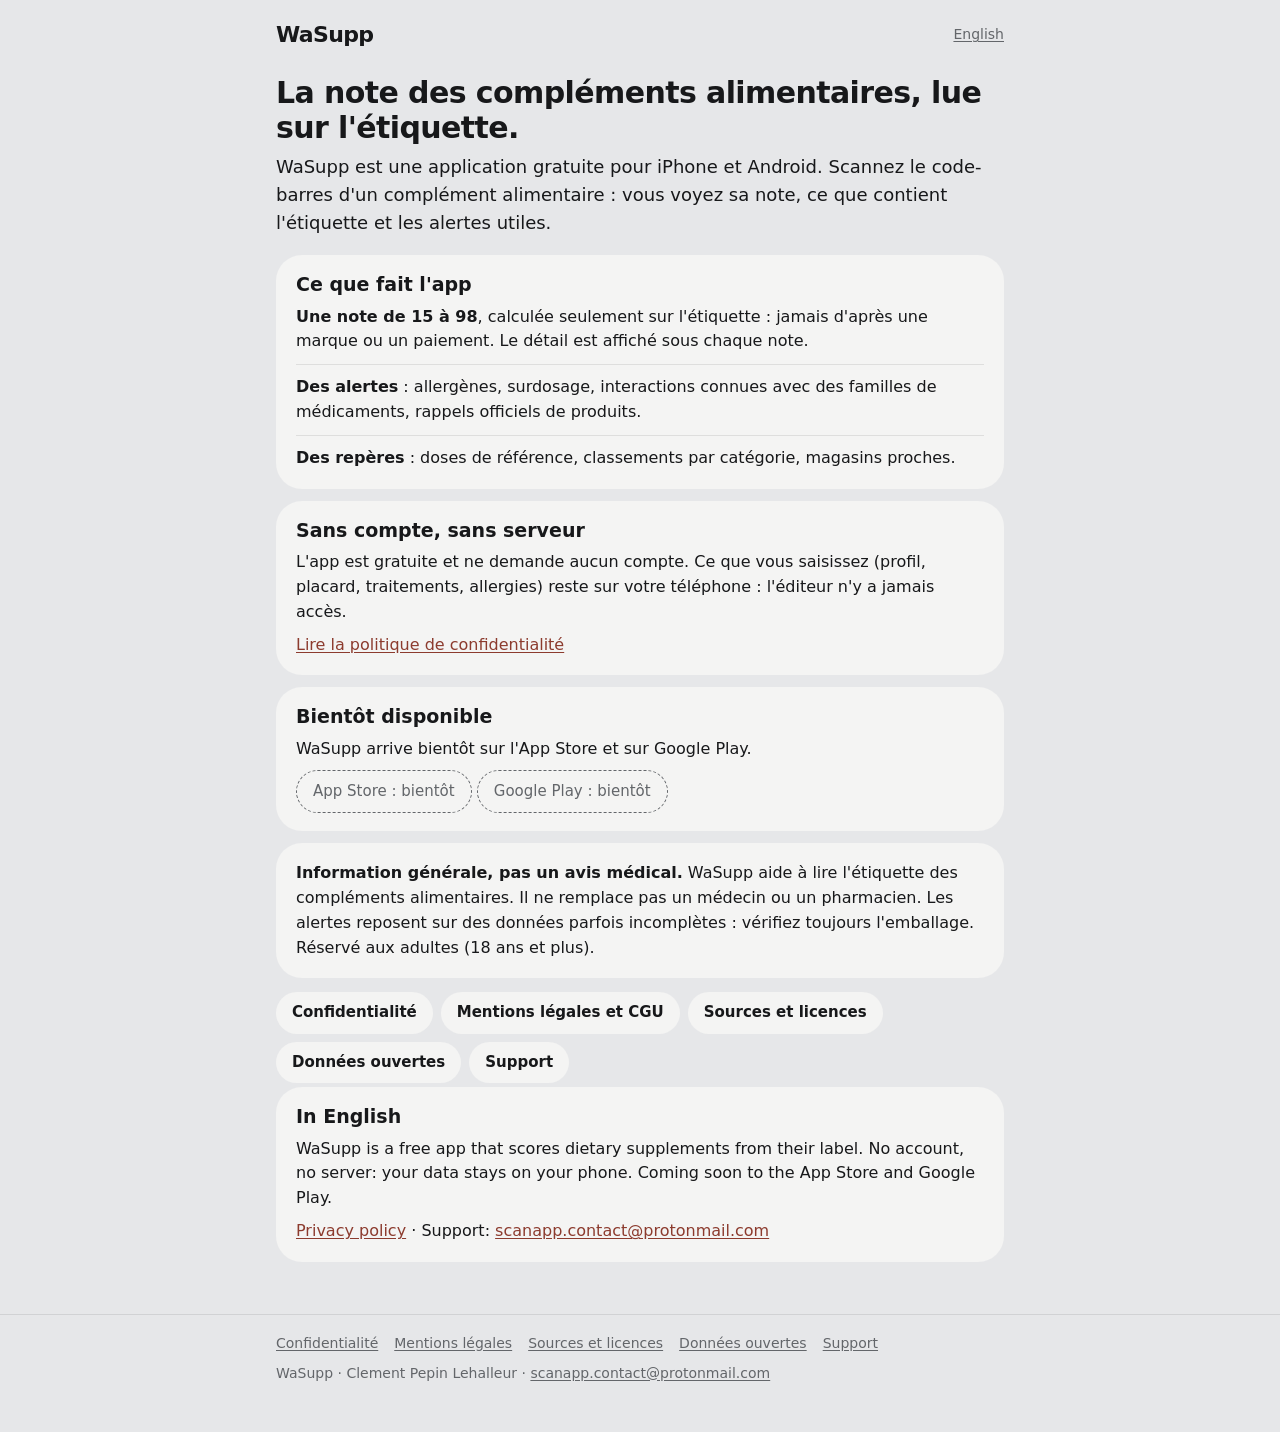
<file: index.html>
<!doctype html>
<html lang="fr">
<head>
<meta charset="utf-8">
<meta name="viewport" content="width=device-width, initial-scale=1">
<title>WaSupp : compléments alimentaires, la note de l&#39;étiquette</title>
<meta name="description" content="WaSupp : La note des compléments alimentaires, lue sur l&#39;étiquette. Gratuit, sans compte.">
<meta name="referrer" content="no-referrer">
<link rel="stylesheet" href="style.css">
<link rel="icon" href="favicon.svg" type="image/svg+xml">
<link rel="canonical" href="https://clementpepinlehalleur.github.io/">
</head>
<body>
<header class="top"><div class="wrap">
<a class="brand" href="./" aria-label="WaSupp : Accueil">WaSupp<span></span></a>
<a class="lang" href="privacy/" hreflang="en" lang="en">English</a>
</div></header>
<main><div class="wrap">
<h1>La note des compléments alimentaires, lue sur l&#39;étiquette.</h1>
<p class="lead">WaSupp est une application gratuite pour iPhone et Android. Scannez le code-barres d'un complément alimentaire : vous voyez sa note, ce que contient l'étiquette et les alertes utiles.</p>
<div class="card">
<h2>Ce que fait l'app</h2>
<ul class="plain">
<li><strong>Une note de 15 à 98</strong>, calculée seulement sur l'étiquette : jamais d'après une marque ou un paiement. Le détail est affiché sous chaque note.</li>
<li><strong>Des alertes</strong> : allergènes, surdosage, interactions connues avec des familles de médicaments, rappels officiels de produits.</li>
<li><strong>Des repères</strong> : doses de référence, classements par catégorie, magasins proches.</li>
</ul>
</div>
<div class="card">
<h2>Sans compte, sans serveur</h2>
<p>L'app est gratuite et ne demande aucun compte. Ce que vous saisissez (profil, placard, traitements, allergies) reste sur votre téléphone : l'éditeur n'y a jamais accès.</p>
<p><a href="confidentialite/">Lire la politique de confidentialité</a></p>
</div>
<div class="card">
<h2>Bientôt disponible</h2>
<p>WaSupp arrive bientôt sur l'App Store et sur Google Play.</p>
<p><span class="soon">App Store : bientôt</span> <span class="soon">Google Play : bientôt</span></p>
</div>
<div class="card">
<p><strong>Information générale, pas un avis médical.</strong> WaSupp aide à lire l&#39;étiquette des compléments alimentaires. Il ne remplace pas un médecin ou un pharmacien. Les alertes reposent sur des données parfois incomplètes : vérifiez toujours l&#39;emballage. Réservé aux adultes (18 ans et plus).</p>
</div>
<ul class="pills">
<li><a href="confidentialite/">Confidentialité</a></li>
<li><a href="mentions-legales/">Mentions légales et CGU</a></li>
<li><a href="sources/">Sources et licences</a></li>
<li><a href="donnees/">Données ouvertes</a></li>
<li><a href="support/">Support</a></li>
</ul>
<div class="card" lang="en">
<h2>In English</h2>
<p>WaSupp is a free app that scores dietary supplements from their label. No account, no server: your data stays on your phone. Coming soon to the App Store and Google Play.</p>
<p><a href="privacy/">Privacy policy</a> &#183; Support: <a href="mailto:scanapp.contact@protonmail.com">scanapp.contact@protonmail.com</a></p>
</div>
</div></main>
<footer class="bottom"><div class="wrap">
<nav aria-label="Pages du site">
<a href="confidentialite/">Confidentialité</a>
<a href="mentions-legales/">Mentions légales</a>
<a href="sources/">Sources et licences</a>
<a href="donnees/">Données ouvertes</a>
<a href="support/">Support</a>
</nav>
<p>WaSupp &#183; Clement Pepin Lehalleur &#183; <a href="mailto:scanapp.contact@protonmail.com">scanapp.contact@protonmail.com</a></p>
</div></footer>
</body>
</html>
</file>
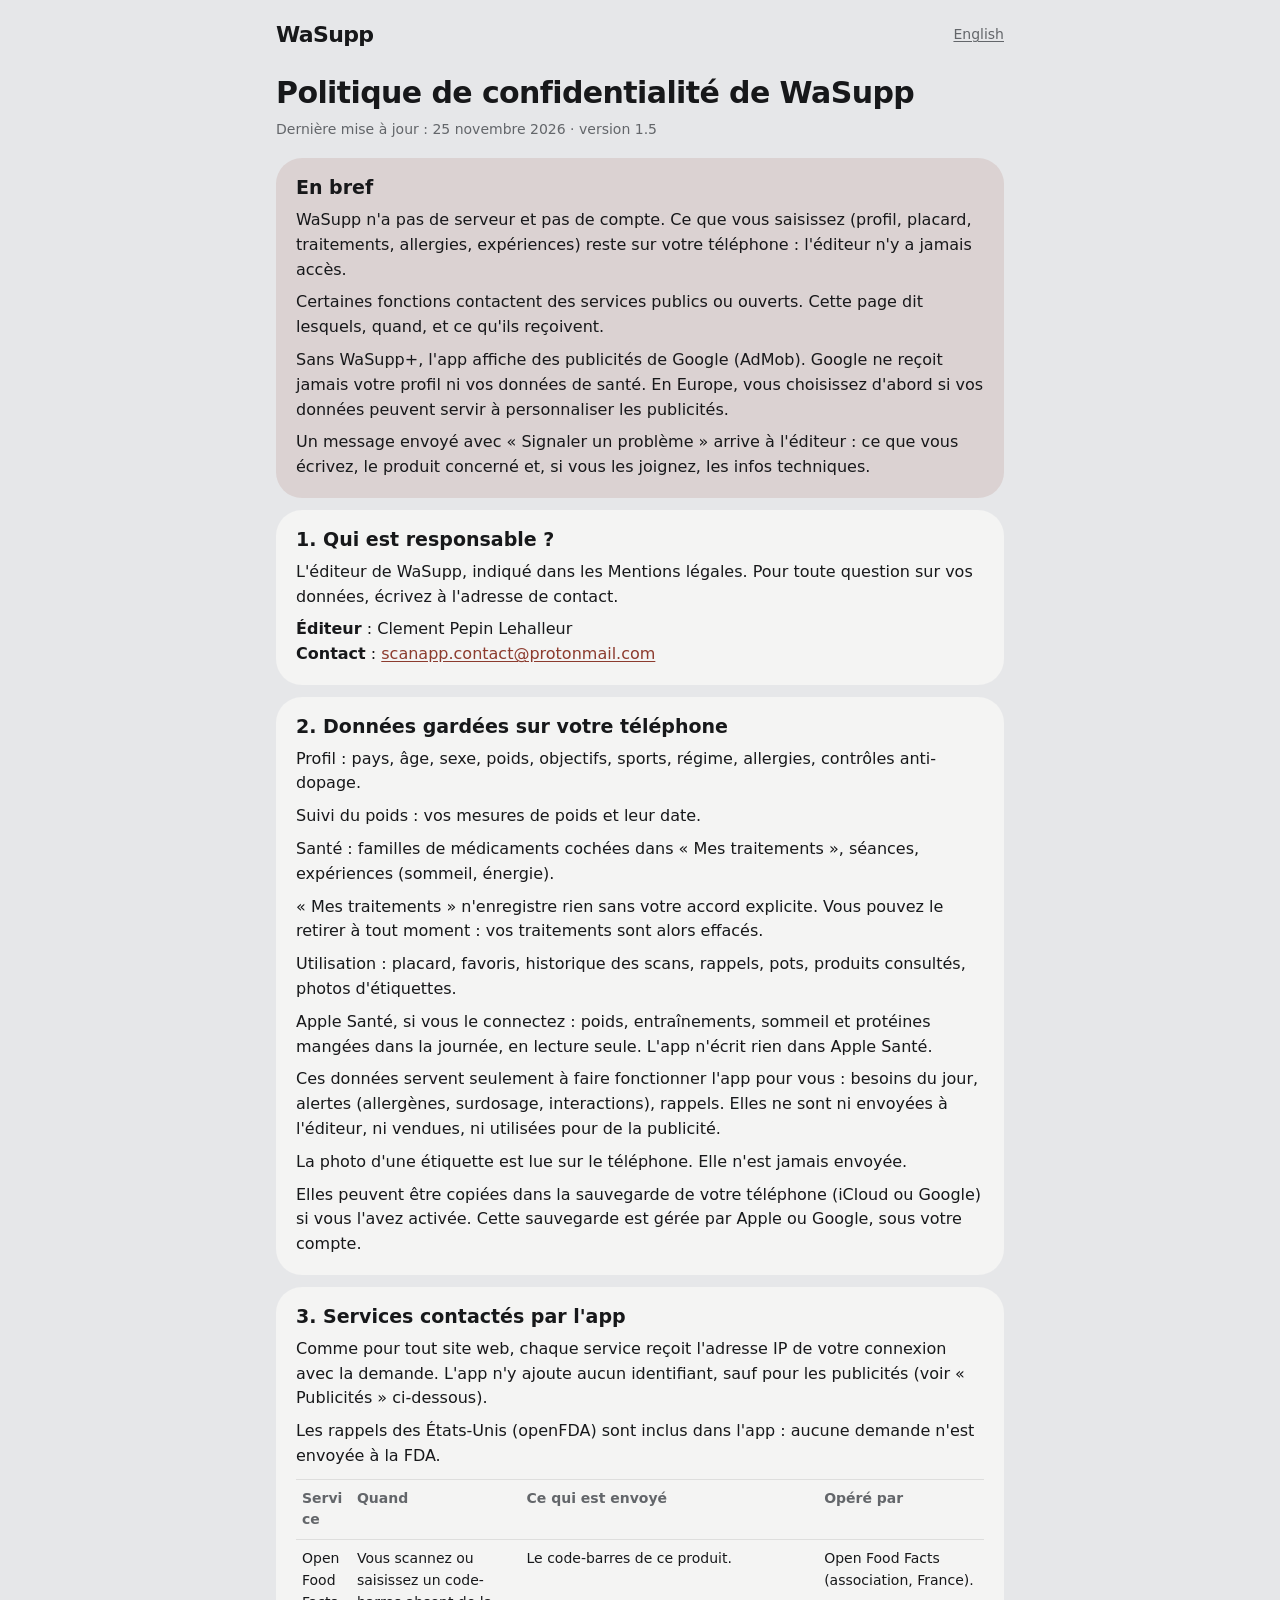
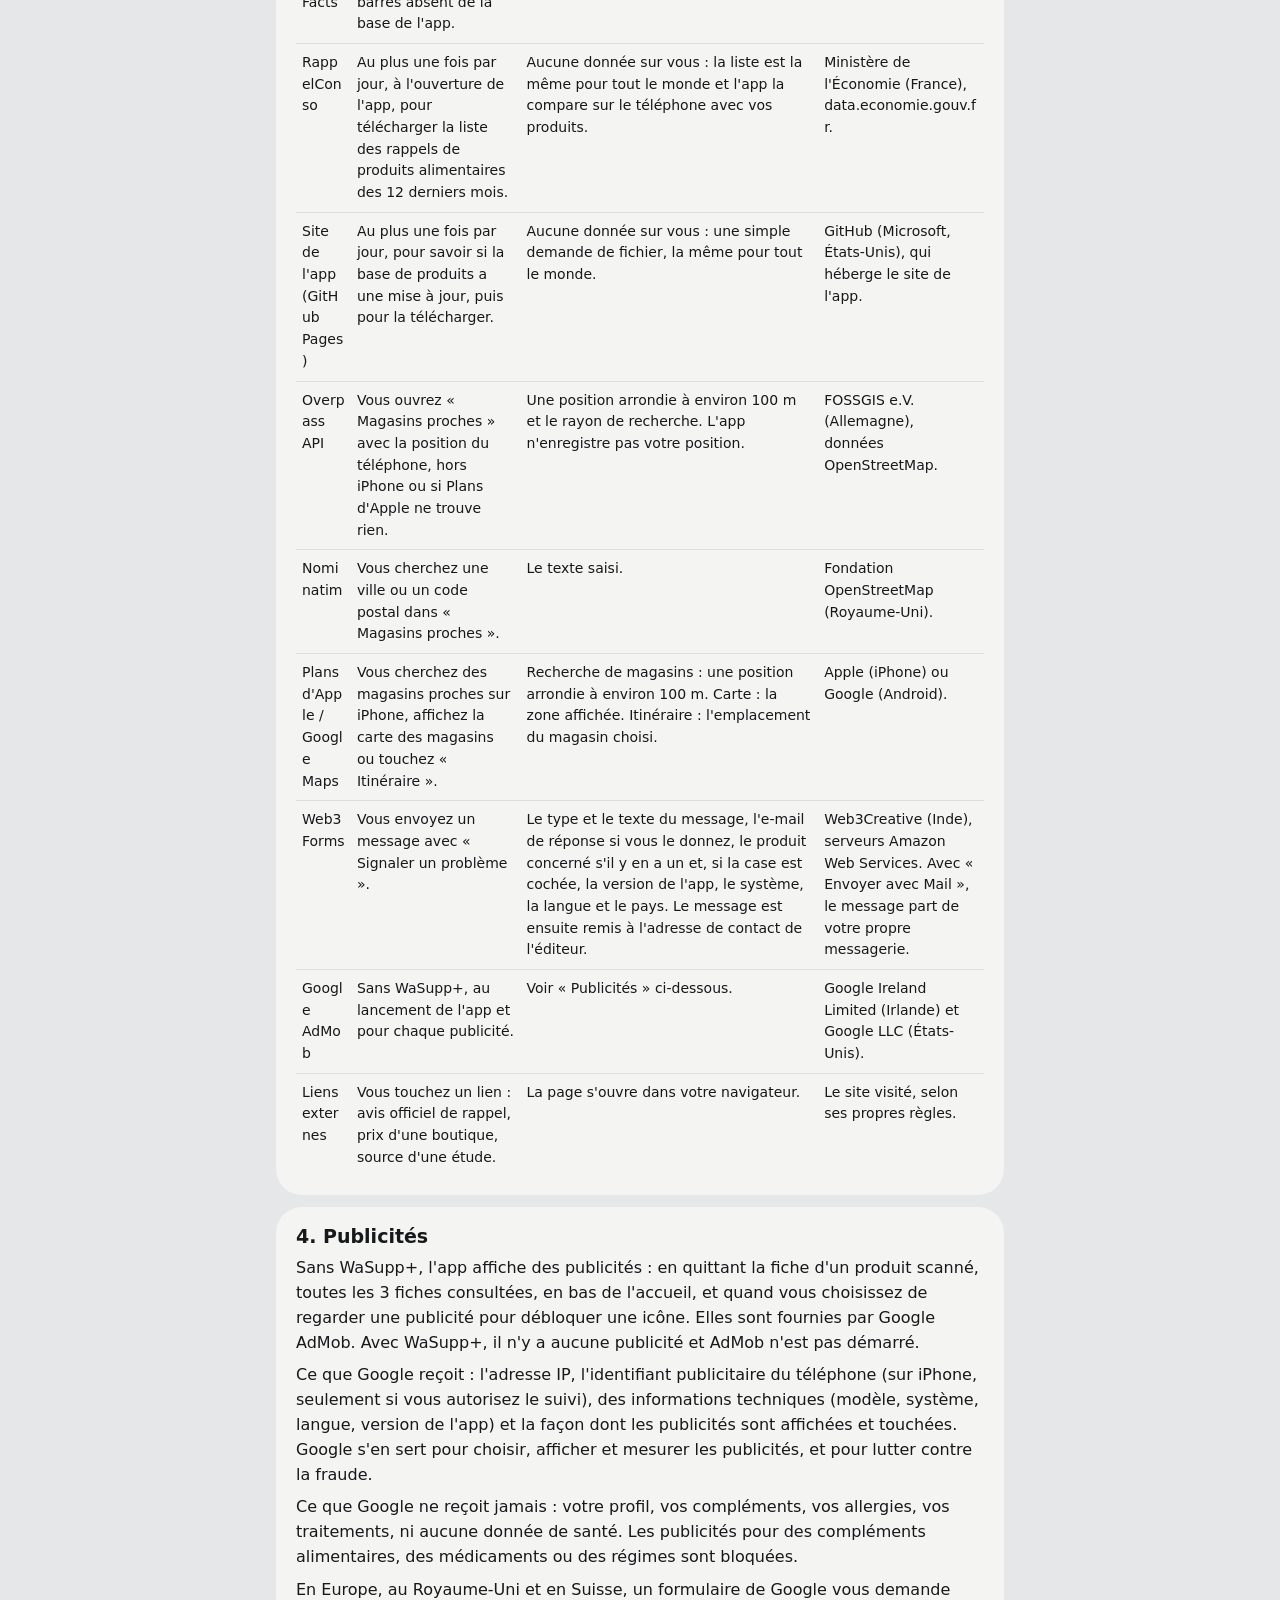
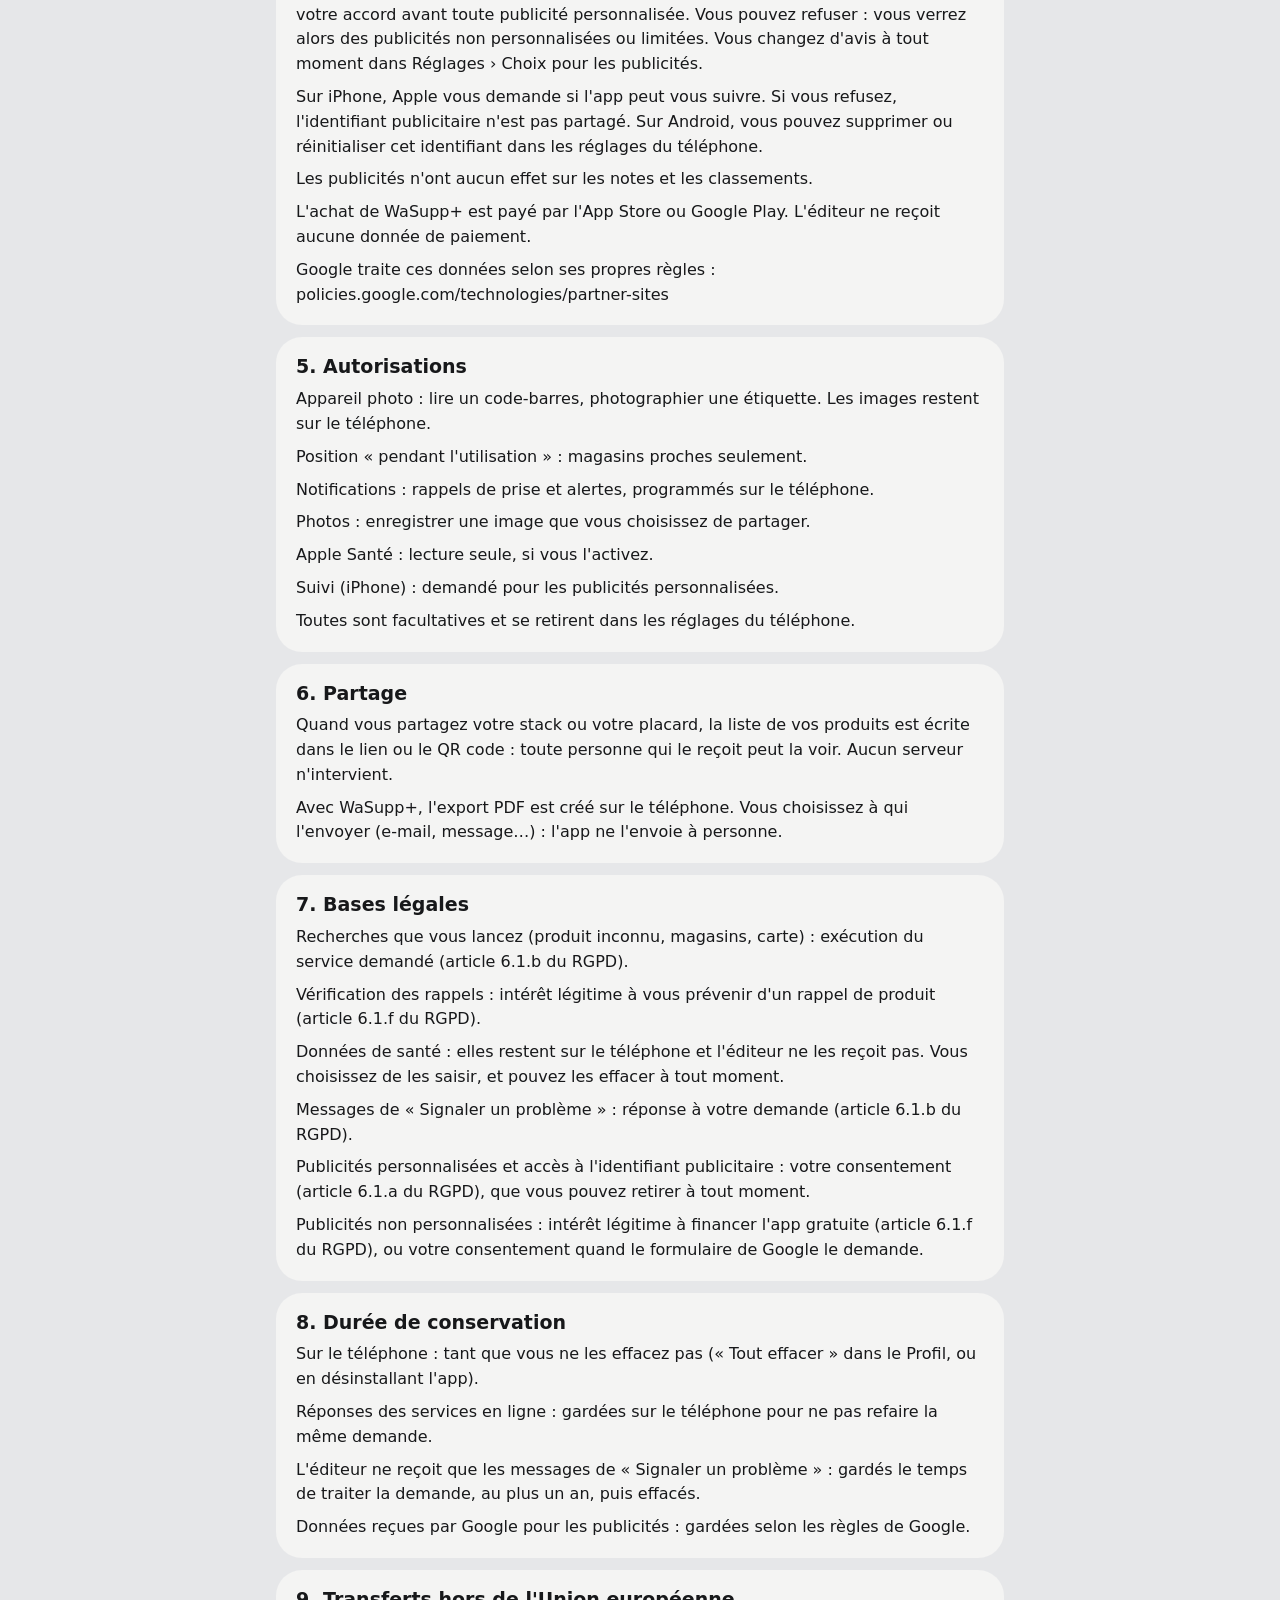
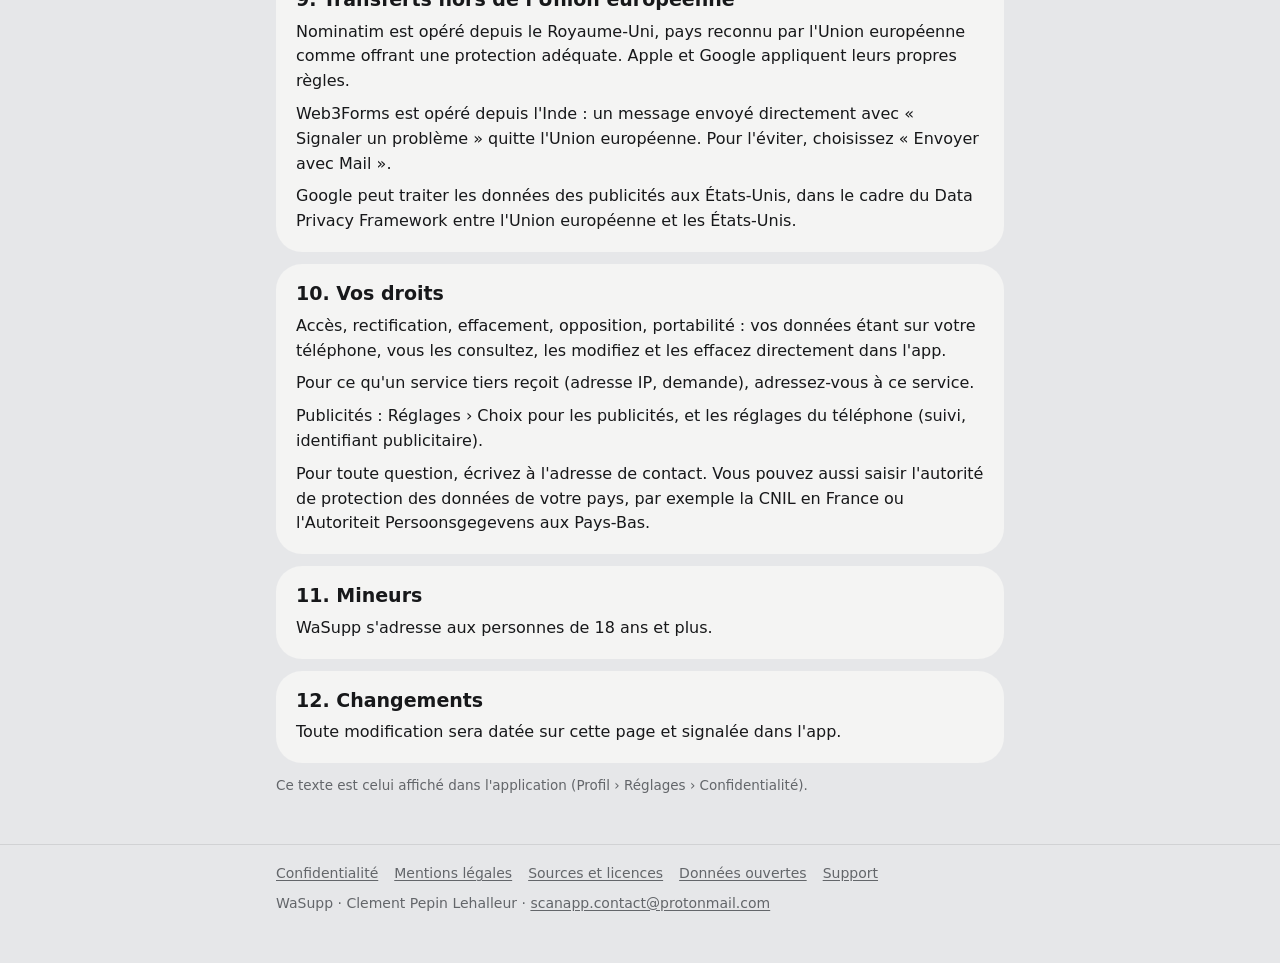
<file: confidentialite/index.html>
<!doctype html>
<html lang="fr">
<head>
<meta charset="utf-8">
<meta name="viewport" content="width=device-width, initial-scale=1">
<title>Politique de confidentialité de WaSupp</title>
<meta name="description" content="Comment WaSupp traite vos données : pas de serveur, pas de compte.">
<meta name="referrer" content="no-referrer">
<link rel="stylesheet" href="../style.css">
<link rel="icon" href="../favicon.svg" type="image/svg+xml">
<link rel="canonical" href="https://clementpepinlehalleur.github.io/confidentialite/">
</head>
<body>
<!--
NOTE INTERNE (non affichée), mise à jour le 25 nov. 2026 : la publicité (Google AdMob) est branchée dans l'app.
FAIT dans mobile/src/data/legal.ts (politique 1.5) : « En bref », section « Publicités » (données reçues par Google, rien du
profil ni de santé, catégories bloquées, formulaire RGPD de Google, ATT sur iPhone, réglage « Choix pour les publicités »,
achat WaSupp+ payé par Apple / Google), service Google AdMob, bases légales, conservation, transfert États-Unis (DPF), droits,
« aucune publicité » retiré des mentions (ABOUT).
RESTE : mentions légales (statut micro-entreprise, SIREN, adresse ou domiciliation) dès réception du SIRET ; hors site :
étiquettes de confidentialité de l'App Store, « Sécurité des données » du Play Store.
-->
<header class="top"><div class="wrap">
<a class="brand" href="../" aria-label="WaSupp : Accueil">WaSupp<span></span></a>
<a class="lang" href="../privacy/" hreflang="en" lang="en">English</a>
</div></header>
<main><div class="wrap">
<h1>Politique de confidentialité de WaSupp</h1>
<p class="meta">Dernière mise à jour : 25 novembre 2026 &#183; version 1.5</p>
<div class="card accent">
<h2>En bref</h2>
<p>WaSupp n&#39;a pas de serveur et pas de compte. Ce que vous saisissez (profil, placard, traitements, allergies, expériences) reste sur votre téléphone : l&#39;éditeur n&#39;y a jamais accès.</p>
<p>Certaines fonctions contactent des services publics ou ouverts. Cette page dit lesquels, quand, et ce qu&#39;ils reçoivent.</p>
<p>Sans WaSupp+, l&#39;app affiche des publicités de Google (AdMob). Google ne reçoit jamais votre profil ni vos données de santé. En Europe, vous choisissez d&#39;abord si vos données peuvent servir à personnaliser les publicités.</p>
<p>Un message envoyé avec « Signaler un problème » arrive à l&#39;éditeur : ce que vous écrivez, le produit concerné et, si vous les joignez, les infos techniques.</p>
</div>
<section>
<h2>1. Qui est responsable ?</h2>
<p>L&#39;éditeur de WaSupp, indiqué dans les Mentions légales. Pour toute question sur vos données, écrivez à l&#39;adresse de contact.</p>
<p><strong>Éditeur</strong> : Clement Pepin Lehalleur<br><strong>Contact</strong> : <a href="mailto:scanapp.contact@protonmail.com">scanapp.contact@protonmail.com</a></p>
</section>
<section>
<h2>2. Données gardées sur votre téléphone</h2>
<p>Profil : pays, âge, sexe, poids, objectifs, sports, régime, allergies, contrôles anti-dopage.</p>
<p>Suivi du poids : vos mesures de poids et leur date.</p>
<p>Santé : familles de médicaments cochées dans « Mes traitements », séances, expériences (sommeil, énergie).</p>
<p>« Mes traitements » n&#39;enregistre rien sans votre accord explicite. Vous pouvez le retirer à tout moment : vos traitements sont alors effacés.</p>
<p>Utilisation : placard, favoris, historique des scans, rappels, pots, produits consultés, photos d&#39;étiquettes.</p>
<p>Apple Santé, si vous le connectez : poids, entraînements, sommeil et protéines mangées dans la journée, en lecture seule. L&#39;app n&#39;écrit rien dans Apple Santé.</p>
<p>Ces données servent seulement à faire fonctionner l&#39;app pour vous : besoins du jour, alertes (allergènes, surdosage, interactions), rappels. Elles ne sont ni envoyées à l&#39;éditeur, ni vendues, ni utilisées pour de la publicité.</p>
<p>La photo d&#39;une étiquette est lue sur le téléphone. Elle n&#39;est jamais envoyée.</p>
<p>Elles peuvent être copiées dans la sauvegarde de votre téléphone (iCloud ou Google) si vous l&#39;avez activée. Cette sauvegarde est gérée par Apple ou Google, sous votre compte.</p>
</section>
<section>
<h2>3. Services contactés par l&#39;app</h2>
<p>Comme pour tout site web, chaque service reçoit l&#39;adresse IP de votre connexion avec la demande. L&#39;app n&#39;y ajoute aucun identifiant, sauf pour les publicités (voir « Publicités » ci-dessous).</p>
<p>Les rappels des États-Unis (openFDA) sont inclus dans l&#39;app : aucune demande n&#39;est envoyée à la FDA.</p>
<table class="stack">
<thead><tr><th>Service</th><th>Quand</th><th>Ce qui est envoyé</th><th>Opéré par</th></tr></thead>
<tbody>
<tr><td>Open Food Facts</td><td>Vous scannez ou saisissez un code-barres absent de la base de l&#39;app.</td><td>Le code-barres de ce produit.</td><td>Open Food Facts (association, France).</td></tr>
<tr><td>RappelConso</td><td>Au plus une fois par jour, à l&#39;ouverture de l&#39;app, pour télécharger la liste des rappels de produits alimentaires des 12 derniers mois.</td><td>Aucune donnée sur vous : la liste est la même pour tout le monde et l&#39;app la compare sur le téléphone avec vos produits.</td><td>Ministère de l&#39;Économie (France), data.economie.gouv.fr.</td></tr>
<tr><td>Site de l&#39;app (GitHub Pages)</td><td>Au plus une fois par jour, pour savoir si la base de produits a une mise à jour, puis pour la télécharger.</td><td>Aucune donnée sur vous : une simple demande de fichier, la même pour tout le monde.</td><td>GitHub (Microsoft, États-Unis), qui héberge le site de l&#39;app.</td></tr>
<tr><td>Overpass API</td><td>Vous ouvrez « Magasins proches » avec la position du téléphone, hors iPhone ou si Plans d&#39;Apple ne trouve rien.</td><td>Une position arrondie à environ 100 m et le rayon de recherche. L&#39;app n&#39;enregistre pas votre position.</td><td>FOSSGIS e.V. (Allemagne), données OpenStreetMap.</td></tr>
<tr><td>Nominatim</td><td>Vous cherchez une ville ou un code postal dans « Magasins proches ».</td><td>Le texte saisi.</td><td>Fondation OpenStreetMap (Royaume-Uni).</td></tr>
<tr><td>Plans d&#39;Apple / Google Maps</td><td>Vous cherchez des magasins proches sur iPhone, affichez la carte des magasins ou touchez « Itinéraire ».</td><td>Recherche de magasins : une position arrondie à environ 100 m. Carte : la zone affichée. Itinéraire : l&#39;emplacement du magasin choisi.</td><td>Apple (iPhone) ou Google (Android).</td></tr>
<tr><td>Web3Forms</td><td>Vous envoyez un message avec « Signaler un problème ».</td><td>Le type et le texte du message, l&#39;e-mail de réponse si vous le donnez, le produit concerné s&#39;il y en a un et, si la case est cochée, la version de l&#39;app, le système, la langue et le pays. Le message est ensuite remis à l&#39;adresse de contact de l&#39;éditeur.</td><td>Web3Creative (Inde), serveurs Amazon Web Services. Avec « Envoyer avec Mail », le message part de votre propre messagerie.</td></tr>
<tr><td>Google AdMob</td><td>Sans WaSupp+, au lancement de l&#39;app et pour chaque publicité.</td><td>Voir « Publicités » ci-dessous.</td><td>Google Ireland Limited (Irlande) et Google LLC (États-Unis).</td></tr>
<tr><td>Liens externes</td><td>Vous touchez un lien : avis officiel de rappel, prix d&#39;une boutique, source d&#39;une étude.</td><td>La page s&#39;ouvre dans votre navigateur.</td><td>Le site visité, selon ses propres règles.</td></tr>
</tbody>
</table>
</section>
<section>
<h2>4. Publicités</h2>
<p>Sans WaSupp+, l&#39;app affiche des publicités : en quittant la fiche d&#39;un produit scanné, toutes les 3 fiches consultées, en bas de l&#39;accueil, et quand vous choisissez de regarder une publicité pour débloquer une icône. Elles sont fournies par Google AdMob. Avec WaSupp+, il n&#39;y a aucune publicité et AdMob n&#39;est pas démarré.</p>
<p>Ce que Google reçoit : l&#39;adresse IP, l&#39;identifiant publicitaire du téléphone (sur iPhone, seulement si vous autorisez le suivi), des informations techniques (modèle, système, langue, version de l&#39;app) et la façon dont les publicités sont affichées et touchées. Google s&#39;en sert pour choisir, afficher et mesurer les publicités, et pour lutter contre la fraude.</p>
<p>Ce que Google ne reçoit jamais : votre profil, vos compléments, vos allergies, vos traitements, ni aucune donnée de santé. Les publicités pour des compléments alimentaires, des médicaments ou des régimes sont bloquées.</p>
<p>En Europe, au Royaume-Uni et en Suisse, un formulaire de Google vous demande votre accord avant toute publicité personnalisée. Vous pouvez refuser : vous verrez alors des publicités non personnalisées ou limitées. Vous changez d&#39;avis à tout moment dans Réglages › Choix pour les publicités.</p>
<p>Sur iPhone, Apple vous demande si l&#39;app peut vous suivre. Si vous refusez, l&#39;identifiant publicitaire n&#39;est pas partagé. Sur Android, vous pouvez supprimer ou réinitialiser cet identifiant dans les réglages du téléphone.</p>
<p>Les publicités n&#39;ont aucun effet sur les notes et les classements.</p>
<p>L&#39;achat de WaSupp+ est payé par l&#39;App Store ou Google Play. L&#39;éditeur ne reçoit aucune donnée de paiement.</p>
<p>Google traite ces données selon ses propres règles : policies.google.com/technologies/partner-sites</p>
</section>
<section>
<h2>5. Autorisations</h2>
<p>Appareil photo : lire un code-barres, photographier une étiquette. Les images restent sur le téléphone.</p>
<p>Position « pendant l&#39;utilisation » : magasins proches seulement.</p>
<p>Notifications : rappels de prise et alertes, programmés sur le téléphone.</p>
<p>Photos : enregistrer une image que vous choisissez de partager.</p>
<p>Apple Santé : lecture seule, si vous l&#39;activez.</p>
<p>Suivi (iPhone) : demandé pour les publicités personnalisées.</p>
<p>Toutes sont facultatives et se retirent dans les réglages du téléphone.</p>
</section>
<section>
<h2>6. Partage</h2>
<p>Quand vous partagez votre stack ou votre placard, la liste de vos produits est écrite dans le lien ou le QR code : toute personne qui le reçoit peut la voir. Aucun serveur n&#39;intervient.</p>
<p>Avec WaSupp+, l&#39;export PDF est créé sur le téléphone. Vous choisissez à qui l&#39;envoyer (e-mail, message…) : l&#39;app ne l&#39;envoie à personne.</p>
</section>
<section>
<h2>7. Bases légales</h2>
<p>Recherches que vous lancez (produit inconnu, magasins, carte) : exécution du service demandé (article 6.1.b du RGPD).</p>
<p>Vérification des rappels : intérêt légitime à vous prévenir d&#39;un rappel de produit (article 6.1.f du RGPD).</p>
<p>Données de santé : elles restent sur le téléphone et l&#39;éditeur ne les reçoit pas. Vous choisissez de les saisir, et pouvez les effacer à tout moment.</p>
<p>Messages de « Signaler un problème » : réponse à votre demande (article 6.1.b du RGPD).</p>
<p>Publicités personnalisées et accès à l&#39;identifiant publicitaire : votre consentement (article 6.1.a du RGPD), que vous pouvez retirer à tout moment.</p>
<p>Publicités non personnalisées : intérêt légitime à financer l&#39;app gratuite (article 6.1.f du RGPD), ou votre consentement quand le formulaire de Google le demande.</p>
</section>
<section>
<h2>8. Durée de conservation</h2>
<p>Sur le téléphone : tant que vous ne les effacez pas (« Tout effacer » dans le Profil, ou en désinstallant l&#39;app).</p>
<p>Réponses des services en ligne : gardées sur le téléphone pour ne pas refaire la même demande.</p>
<p>L&#39;éditeur ne reçoit que les messages de « Signaler un problème » : gardés le temps de traiter la demande, au plus un an, puis effacés.</p>
<p>Données reçues par Google pour les publicités : gardées selon les règles de Google.</p>
</section>
<section>
<h2>9. Transferts hors de l&#39;Union européenne</h2>
<p>Nominatim est opéré depuis le Royaume-Uni, pays reconnu par l&#39;Union européenne comme offrant une protection adéquate. Apple et Google appliquent leurs propres règles.</p>
<p>Web3Forms est opéré depuis l&#39;Inde : un message envoyé directement avec « Signaler un problème » quitte l&#39;Union européenne. Pour l&#39;éviter, choisissez « Envoyer avec Mail ».</p>
<p>Google peut traiter les données des publicités aux États-Unis, dans le cadre du Data Privacy Framework entre l&#39;Union européenne et les États-Unis.</p>
</section>
<section>
<h2>10. Vos droits</h2>
<p>Accès, rectification, effacement, opposition, portabilité : vos données étant sur votre téléphone, vous les consultez, les modifiez et les effacez directement dans l&#39;app.</p>
<p>Pour ce qu&#39;un service tiers reçoit (adresse IP, demande), adressez-vous à ce service.</p>
<p>Publicités : Réglages › Choix pour les publicités, et les réglages du téléphone (suivi, identifiant publicitaire).</p>
<p>Pour toute question, écrivez à l&#39;adresse de contact. Vous pouvez aussi saisir l&#39;autorité de protection des données de votre pays, par exemple la CNIL en France ou l&#39;Autoriteit Persoonsgegevens aux Pays-Bas.</p>
</section>
<section>
<h2>11. Mineurs</h2>
<p>WaSupp s&#39;adresse aux personnes de 18 ans et plus.</p>
</section>
<section>
<h2>12. Changements</h2>
<p>Toute modification sera datée sur cette page et signalée dans l&#39;app.</p>
</section>
<p class="small">Ce texte est celui affiché dans l&#39;application (Profil › Réglages › Confidentialité).</p>
</div></main>
<footer class="bottom"><div class="wrap">
<nav aria-label="Pages du site">
<a href="../confidentialite/">Confidentialité</a>
<a href="../mentions-legales/">Mentions légales</a>
<a href="../sources/">Sources et licences</a>
<a href="../donnees/">Données ouvertes</a>
<a href="../support/">Support</a>
</nav>
<p>WaSupp &#183; Clement Pepin Lehalleur &#183; <a href="mailto:scanapp.contact@protonmail.com">scanapp.contact@protonmail.com</a></p>
</div></footer>
</body>
</html>
</file>
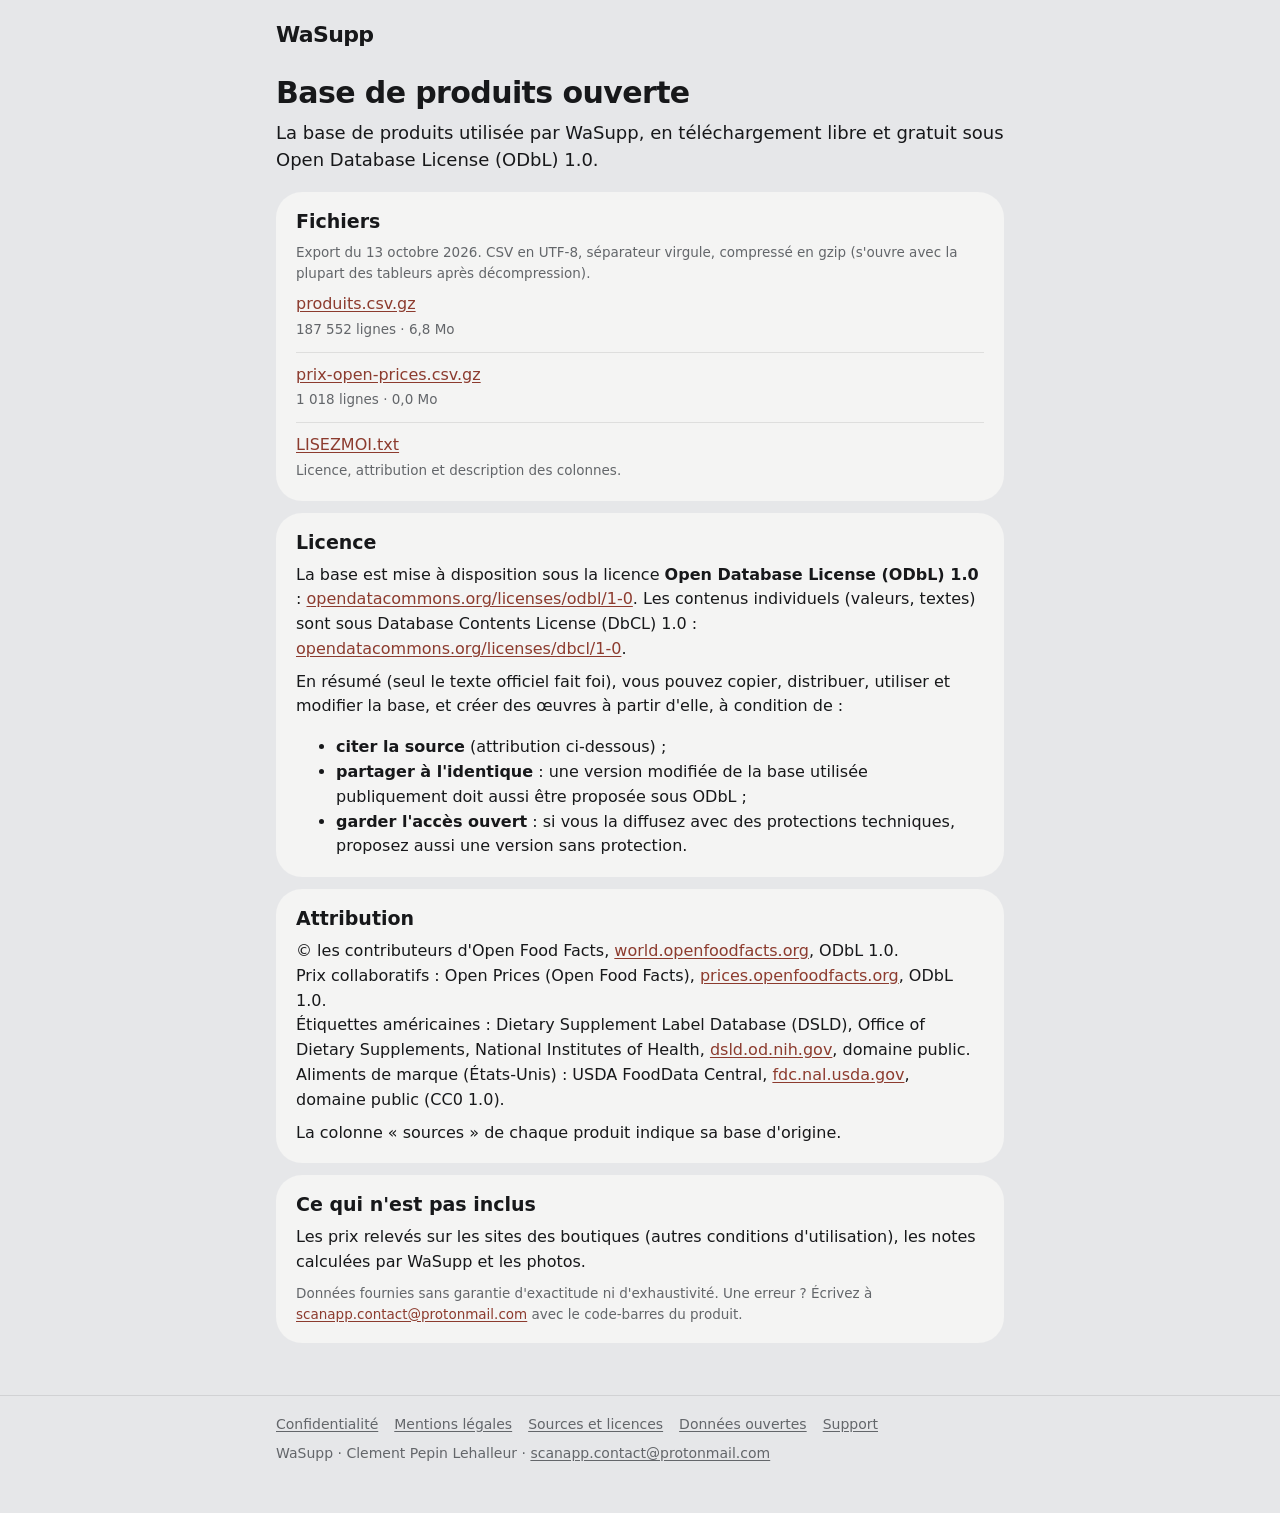
<file: donnees/index.html>
<!doctype html>
<html lang="fr">
<head>
<meta charset="utf-8">
<meta name="viewport" content="width=device-width, initial-scale=1">
<title>Base de produits ouverte (ODbL) de WaSupp</title>
<meta name="description" content="Téléchargez la base de produits de WaSupp sous licence ODbL 1.0.">
<meta name="referrer" content="no-referrer">
<link rel="stylesheet" href="../style.css">
<link rel="icon" href="../favicon.svg" type="image/svg+xml">
<link rel="canonical" href="https://clementpepinlehalleur.github.io/donnees/">
</head>
<body>
<header class="top"><div class="wrap">
<a class="brand" href="../" aria-label="WaSupp : Accueil">WaSupp<span></span></a>

</div></header>
<main><div class="wrap">
<h1>Base de produits ouverte</h1>
<p class="lead">La base de produits utilisée par WaSupp, en téléchargement libre et gratuit sous Open Database License (ODbL) 1.0.</p>
<section>
<h2>Fichiers</h2>
<p class="small">Export du 13 octobre 2026. CSV en UTF-8, séparateur virgule, compressé en gzip (s'ouvre avec la plupart des tableurs après décompression).</p>
<ul class="plain">
<li><a href="produits.csv.gz" download>produits.csv.gz</a><br><span class="small">187 552 lignes &#183; 6,8 Mo</span></li>
<li><a href="prix-open-prices.csv.gz" download>prix-open-prices.csv.gz</a><br><span class="small">1 018 lignes &#183; 0,0 Mo</span></li>
<li><a href="LISEZMOI.txt">LISEZMOI.txt</a><br><span class="small">Licence, attribution et description des colonnes.</span></li>
</ul>
</section>
<section>
<h2>Licence</h2>
<p>La base est mise à disposition sous la licence <strong>Open Database License (ODbL) 1.0</strong> : <a href="https://opendatacommons.org/licenses/odbl/1-0/" rel="noopener">opendatacommons.org/licenses/odbl/1-0</a>. Les contenus individuels (valeurs, textes) sont sous Database Contents License (DbCL) 1.0 : <a href="https://opendatacommons.org/licenses/dbcl/1-0/" rel="noopener">opendatacommons.org/licenses/dbcl/1-0</a>.</p>
<p>En résumé (seul le texte officiel fait foi), vous pouvez copier, distribuer, utiliser et modifier la base, et créer des œuvres à partir d'elle, à condition de :</p>
<ul>
<li><strong>citer la source</strong> (attribution ci-dessous) ;</li>
<li><strong>partager à l'identique</strong> : une version modifiée de la base utilisée publiquement doit aussi être proposée sous ODbL ;</li>
<li><strong>garder l'accès ouvert</strong> : si vous la diffusez avec des protections techniques, proposez aussi une version sans protection.</li>
</ul>
</section>
<section>
<h2>Attribution</h2>
<p>© les contributeurs d'Open Food Facts, <a href="https://world.openfoodfacts.org" rel="noopener">world.openfoodfacts.org</a>, ODbL 1.0.<br>
Prix collaboratifs : Open Prices (Open Food Facts), <a href="https://prices.openfoodfacts.org" rel="noopener">prices.openfoodfacts.org</a>, ODbL 1.0.<br>
Étiquettes américaines : Dietary Supplement Label Database (DSLD), Office of Dietary Supplements, National Institutes of Health, <a href="https://dsld.od.nih.gov" rel="noopener">dsld.od.nih.gov</a>, domaine public.<br>
Aliments de marque (États-Unis) : USDA FoodData Central, <a href="https://fdc.nal.usda.gov" rel="noopener">fdc.nal.usda.gov</a>, domaine public (CC0 1.0).</p>
<p>La colonne « sources » de chaque produit indique sa base d'origine.</p>
</section>
<section>
<h2>Ce qui n'est pas inclus</h2>
<p>Les prix relevés sur les sites des boutiques (autres conditions d'utilisation), les notes calculées par WaSupp et les photos.</p>
<p class="small">Données fournies sans garantie d'exactitude ni d'exhaustivité. Une erreur ? Écrivez à <a href="mailto:scanapp.contact@protonmail.com">scanapp.contact@protonmail.com</a> avec le code-barres du produit.</p>
</section>
</div></main>
<footer class="bottom"><div class="wrap">
<nav aria-label="Pages du site">
<a href="../confidentialite/">Confidentialité</a>
<a href="../mentions-legales/">Mentions légales</a>
<a href="../sources/">Sources et licences</a>
<a href="../donnees/">Données ouvertes</a>
<a href="../support/">Support</a>
</nav>
<p>WaSupp &#183; Clement Pepin Lehalleur &#183; <a href="mailto:scanapp.contact@protonmail.com">scanapp.contact@protonmail.com</a></p>
</div></footer>
</body>
</html>
</file>
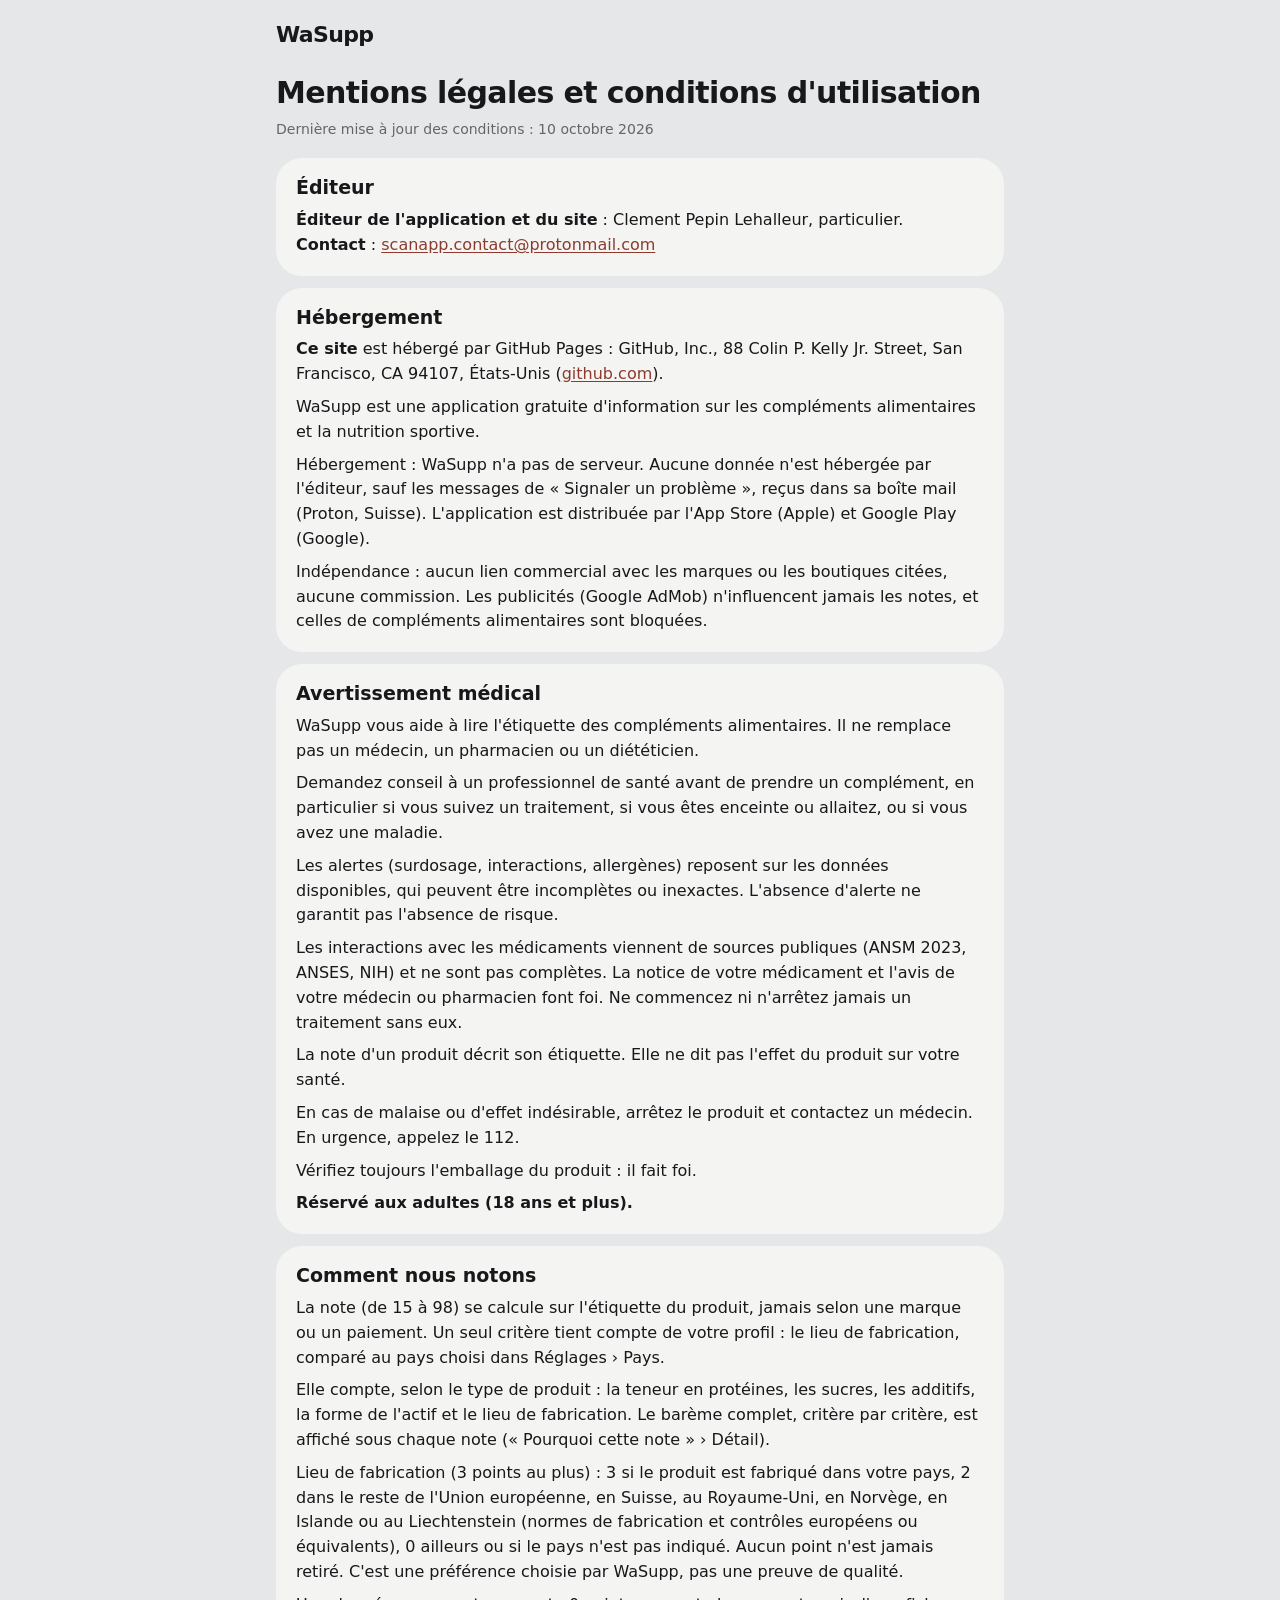
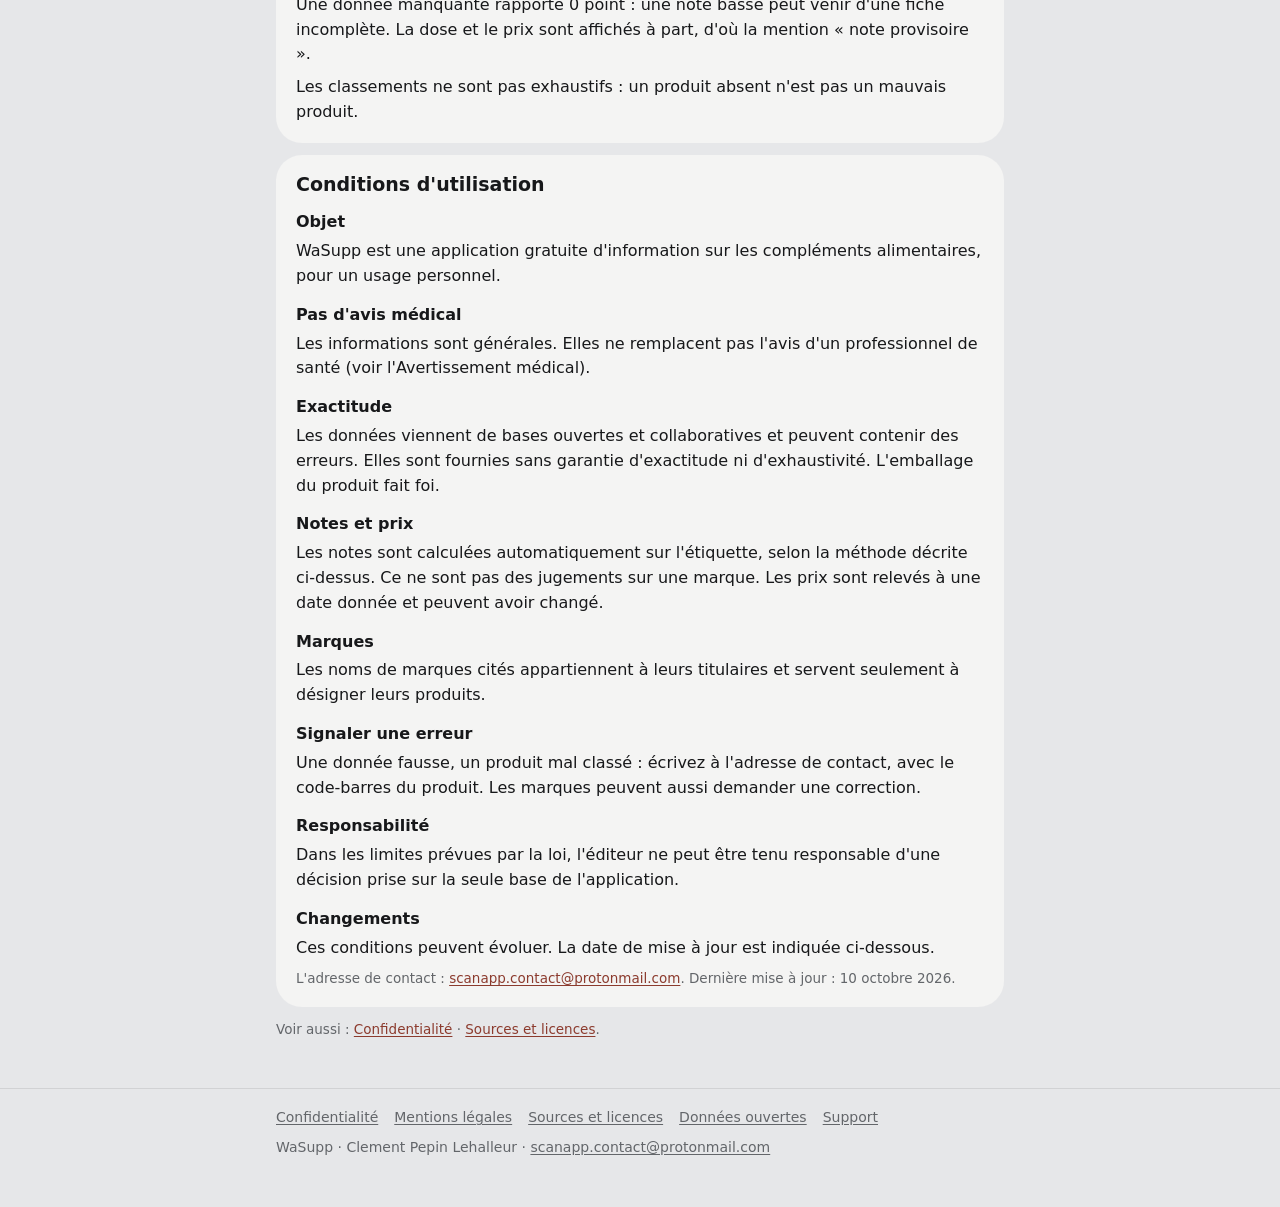
<file: mentions-legales/index.html>
<!doctype html>
<html lang="fr">
<head>
<meta charset="utf-8">
<meta name="viewport" content="width=device-width, initial-scale=1">
<title>Mentions légales et CGU de WaSupp</title>
<meta name="description" content="Éditeur, hébergeur, avertissement médical et conditions d&#39;utilisation de WaSupp.">
<meta name="referrer" content="no-referrer">
<link rel="stylesheet" href="../style.css">
<link rel="icon" href="../favicon.svg" type="image/svg+xml">
<link rel="canonical" href="https://clementpepinlehalleur.github.io/mentions-legales/">
</head>
<body>
<!--
NOTE INTERNE (non affichée), mise à jour le 25 nov. 2026 : la publicité (Google AdMob) est branchée dans l'app.
FAIT dans mobile/src/data/legal.ts (politique 1.5) : « En bref », section « Publicités » (données reçues par Google, rien du
profil ni de santé, catégories bloquées, formulaire RGPD de Google, ATT sur iPhone, réglage « Choix pour les publicités »,
achat WaSupp+ payé par Apple / Google), service Google AdMob, bases légales, conservation, transfert États-Unis (DPF), droits,
« aucune publicité » retiré des mentions (ABOUT).
RESTE : mentions légales (statut micro-entreprise, SIREN, adresse ou domiciliation) dès réception du SIRET ; hors site :
étiquettes de confidentialité de l'App Store, « Sécurité des données » du Play Store.
-->
<header class="top"><div class="wrap">
<a class="brand" href="../" aria-label="WaSupp : Accueil">WaSupp<span></span></a>

</div></header>
<main><div class="wrap">
<h1>Mentions légales et conditions d'utilisation</h1>
<p class="meta">Dernière mise à jour des conditions : 10 octobre 2026</p>
<section>
<h2>Éditeur</h2>
<p><strong>Éditeur de l'application et du site</strong> : Clement Pepin Lehalleur, particulier.<br>
<strong>Contact</strong> : <a href="mailto:scanapp.contact@protonmail.com">scanapp.contact@protonmail.com</a></p>
</section>
<section>
<h2>Hébergement</h2>
<p><strong>Ce site</strong> est hébergé par GitHub Pages : GitHub, Inc., 88 Colin P. Kelly Jr. Street, San Francisco, CA 94107, États-Unis (<a href="https://github.com" rel="noopener">github.com</a>).</p>
<p>WaSupp est une application gratuite d&#39;information sur les compléments alimentaires et la nutrition sportive.</p>
<p>Hébergement : WaSupp n&#39;a pas de serveur. Aucune donnée n&#39;est hébergée par l&#39;éditeur, sauf les messages de « Signaler un problème », reçus dans sa boîte mail (Proton, Suisse). L&#39;application est distribuée par l&#39;App Store (Apple) et Google Play (Google).</p>
<p>Indépendance : aucun lien commercial avec les marques ou les boutiques citées, aucune commission. Les publicités (Google AdMob) n&#39;influencent jamais les notes, et celles de compléments alimentaires sont bloquées.</p>
</section>
<section>
<h2>Avertissement médical</h2>
<p>WaSupp vous aide à lire l&#39;étiquette des compléments alimentaires. Il ne remplace pas un médecin, un pharmacien ou un diététicien.</p>
<p>Demandez conseil à un professionnel de santé avant de prendre un complément, en particulier si vous suivez un traitement, si vous êtes enceinte ou allaitez, ou si vous avez une maladie.</p>
<p>Les alertes (surdosage, interactions, allergènes) reposent sur les données disponibles, qui peuvent être incomplètes ou inexactes. L&#39;absence d&#39;alerte ne garantit pas l&#39;absence de risque.</p>
<p>Les interactions avec les médicaments viennent de sources publiques (ANSM 2023, ANSES, NIH) et ne sont pas complètes. La notice de votre médicament et l&#39;avis de votre médecin ou pharmacien font foi. Ne commencez ni n&#39;arrêtez jamais un traitement sans eux.</p>
<p>La note d&#39;un produit décrit son étiquette. Elle ne dit pas l&#39;effet du produit sur votre santé.</p>
<p>En cas de malaise ou d&#39;effet indésirable, arrêtez le produit et contactez un médecin. En urgence, appelez le 112.</p>
<p>Vérifiez toujours l&#39;emballage du produit : il fait foi.</p>
<p><strong>Réservé aux adultes (18 ans et plus).</strong></p>
</section>
<section>
<h2>Comment nous notons</h2>
<p>La note (de 15 à 98) se calcule sur l&#39;étiquette du produit, jamais selon une marque ou un paiement. Un seul critère tient compte de votre profil : le lieu de fabrication, comparé au pays choisi dans Réglages › Pays.</p>
<p>Elle compte, selon le type de produit : la teneur en protéines, les sucres, les additifs, la forme de l&#39;actif et le lieu de fabrication. Le barème complet, critère par critère, est affiché sous chaque note (« Pourquoi cette note » › Détail).</p>
<p>Lieu de fabrication (3 points au plus) : 3 si le produit est fabriqué dans votre pays, 2 dans le reste de l&#39;Union européenne, en Suisse, au Royaume-Uni, en Norvège, en Islande ou au Liechtenstein (normes de fabrication et contrôles européens ou équivalents), 0 ailleurs ou si le pays n&#39;est pas indiqué. Aucun point n&#39;est jamais retiré. C&#39;est une préférence choisie par WaSupp, pas une preuve de qualité.</p>
<p>Une donnée manquante rapporte 0 point : une note basse peut venir d&#39;une fiche incomplète. La dose et le prix sont affichés à part, d&#39;où la mention « note provisoire ».</p>
<p>Les classements ne sont pas exhaustifs : un produit absent n&#39;est pas un mauvais produit.</p>
</section>
<section>
<h2>Conditions d'utilisation</h2>
<h3>Objet</h3>
<p>WaSupp est une application gratuite d&#39;information sur les compléments alimentaires, pour un usage personnel.</p>
<h3>Pas d&#39;avis médical</h3>
<p>Les informations sont générales. Elles ne remplacent pas l&#39;avis d&#39;un professionnel de santé (voir l&#39;Avertissement médical).</p>
<h3>Exactitude</h3>
<p>Les données viennent de bases ouvertes et collaboratives et peuvent contenir des erreurs. Elles sont fournies sans garantie d&#39;exactitude ni d&#39;exhaustivité. L&#39;emballage du produit fait foi.</p>
<h3>Notes et prix</h3>
<p>Les notes sont calculées automatiquement sur l&#39;étiquette, selon la méthode décrite ci-dessus. Ce ne sont pas des jugements sur une marque. Les prix sont relevés à une date donnée et peuvent avoir changé.</p>
<h3>Marques</h3>
<p>Les noms de marques cités appartiennent à leurs titulaires et servent seulement à désigner leurs produits.</p>
<h3>Signaler une erreur</h3>
<p>Une donnée fausse, un produit mal classé : écrivez à l&#39;adresse de contact, avec le code-barres du produit. Les marques peuvent aussi demander une correction.</p>
<h3>Responsabilité</h3>
<p>Dans les limites prévues par la loi, l&#39;éditeur ne peut être tenu responsable d&#39;une décision prise sur la seule base de l&#39;application.</p>
<h3>Changements</h3>
<p>Ces conditions peuvent évoluer. La date de mise à jour est indiquée ci-dessous.</p>
<p class="small">L'adresse de contact : <a href="mailto:scanapp.contact@protonmail.com">scanapp.contact@protonmail.com</a>. Dernière mise à jour : 10 octobre 2026.</p>
</section>
<p class="small">Voir aussi : <a href="../confidentialite/">Confidentialité</a> &#183; <a href="../sources/">Sources et licences</a>.</p>
</div></main>
<footer class="bottom"><div class="wrap">
<nav aria-label="Pages du site">
<a href="../confidentialite/">Confidentialité</a>
<a href="../mentions-legales/">Mentions légales</a>
<a href="../sources/">Sources et licences</a>
<a href="../donnees/">Données ouvertes</a>
<a href="../support/">Support</a>
</nav>
<p>WaSupp &#183; Clement Pepin Lehalleur &#183; <a href="mailto:scanapp.contact@protonmail.com">scanapp.contact@protonmail.com</a></p>
</div></footer>
</body>
</html>
</file>
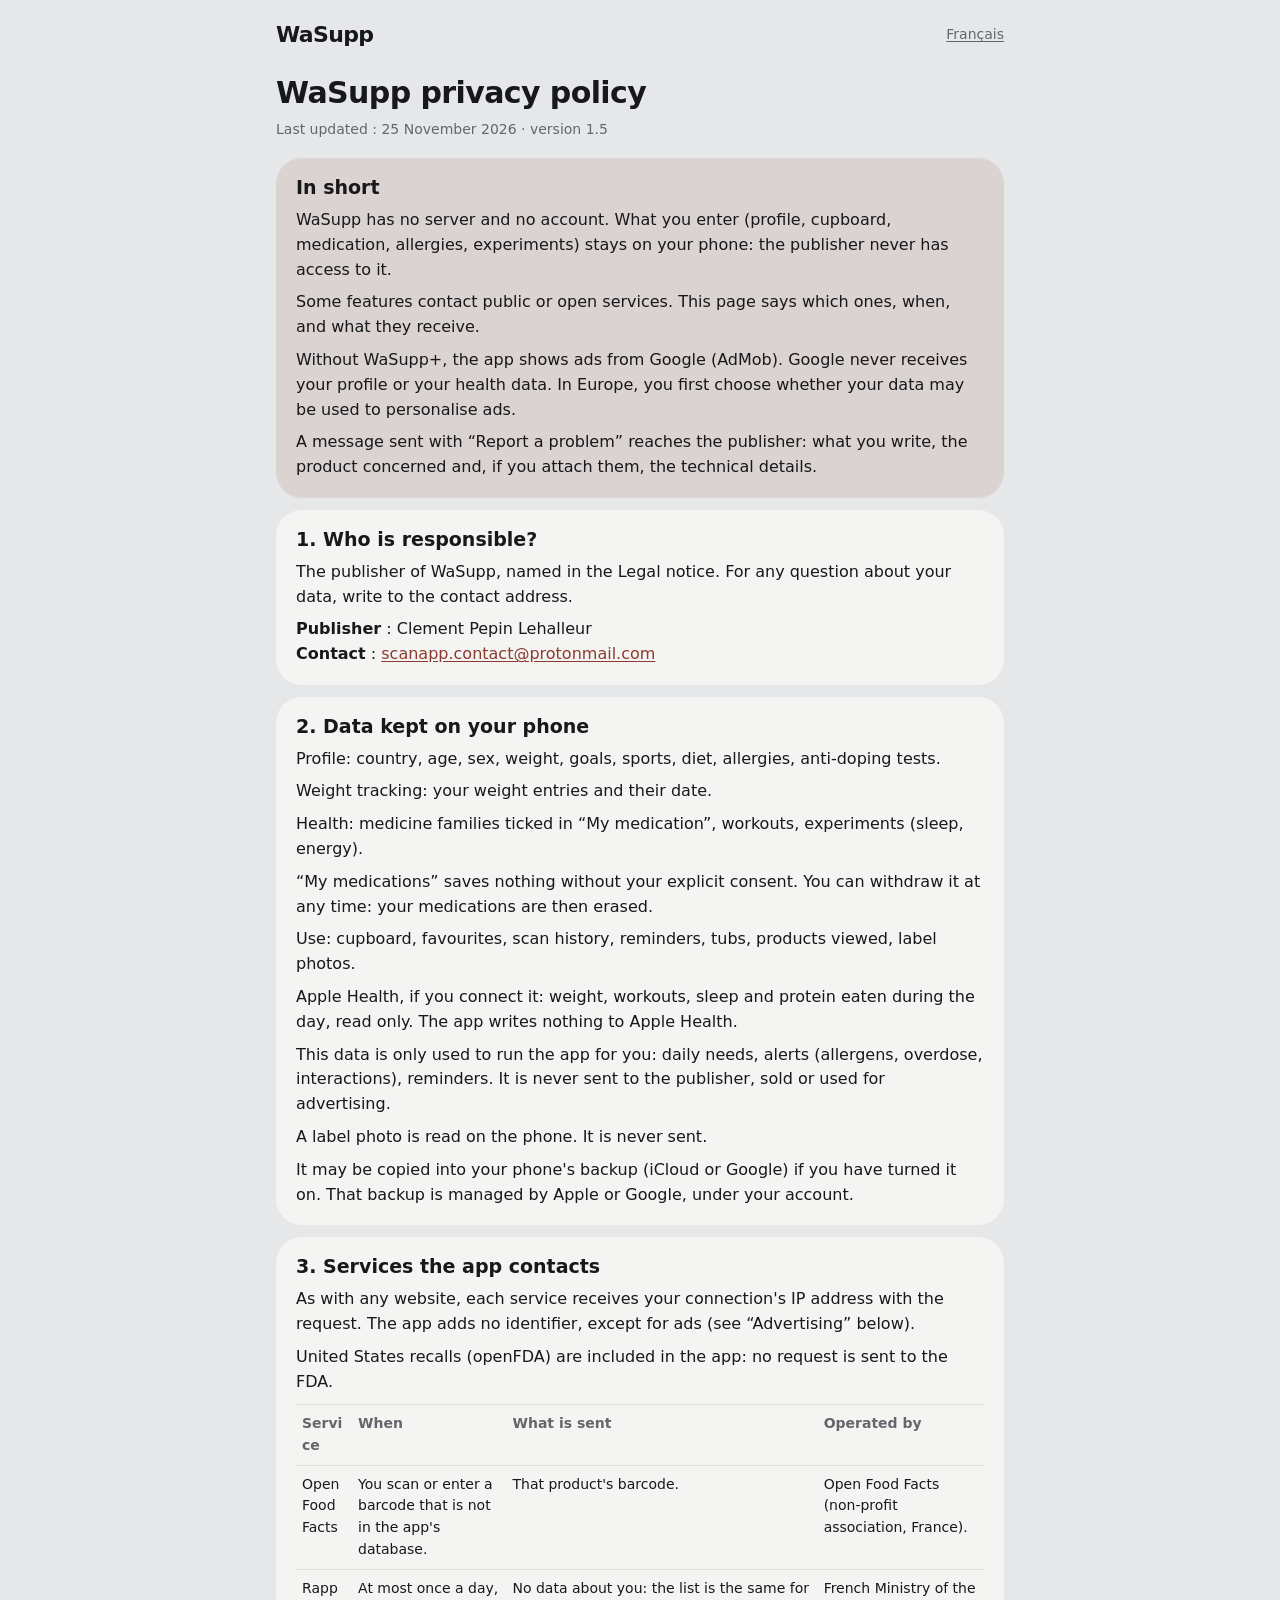
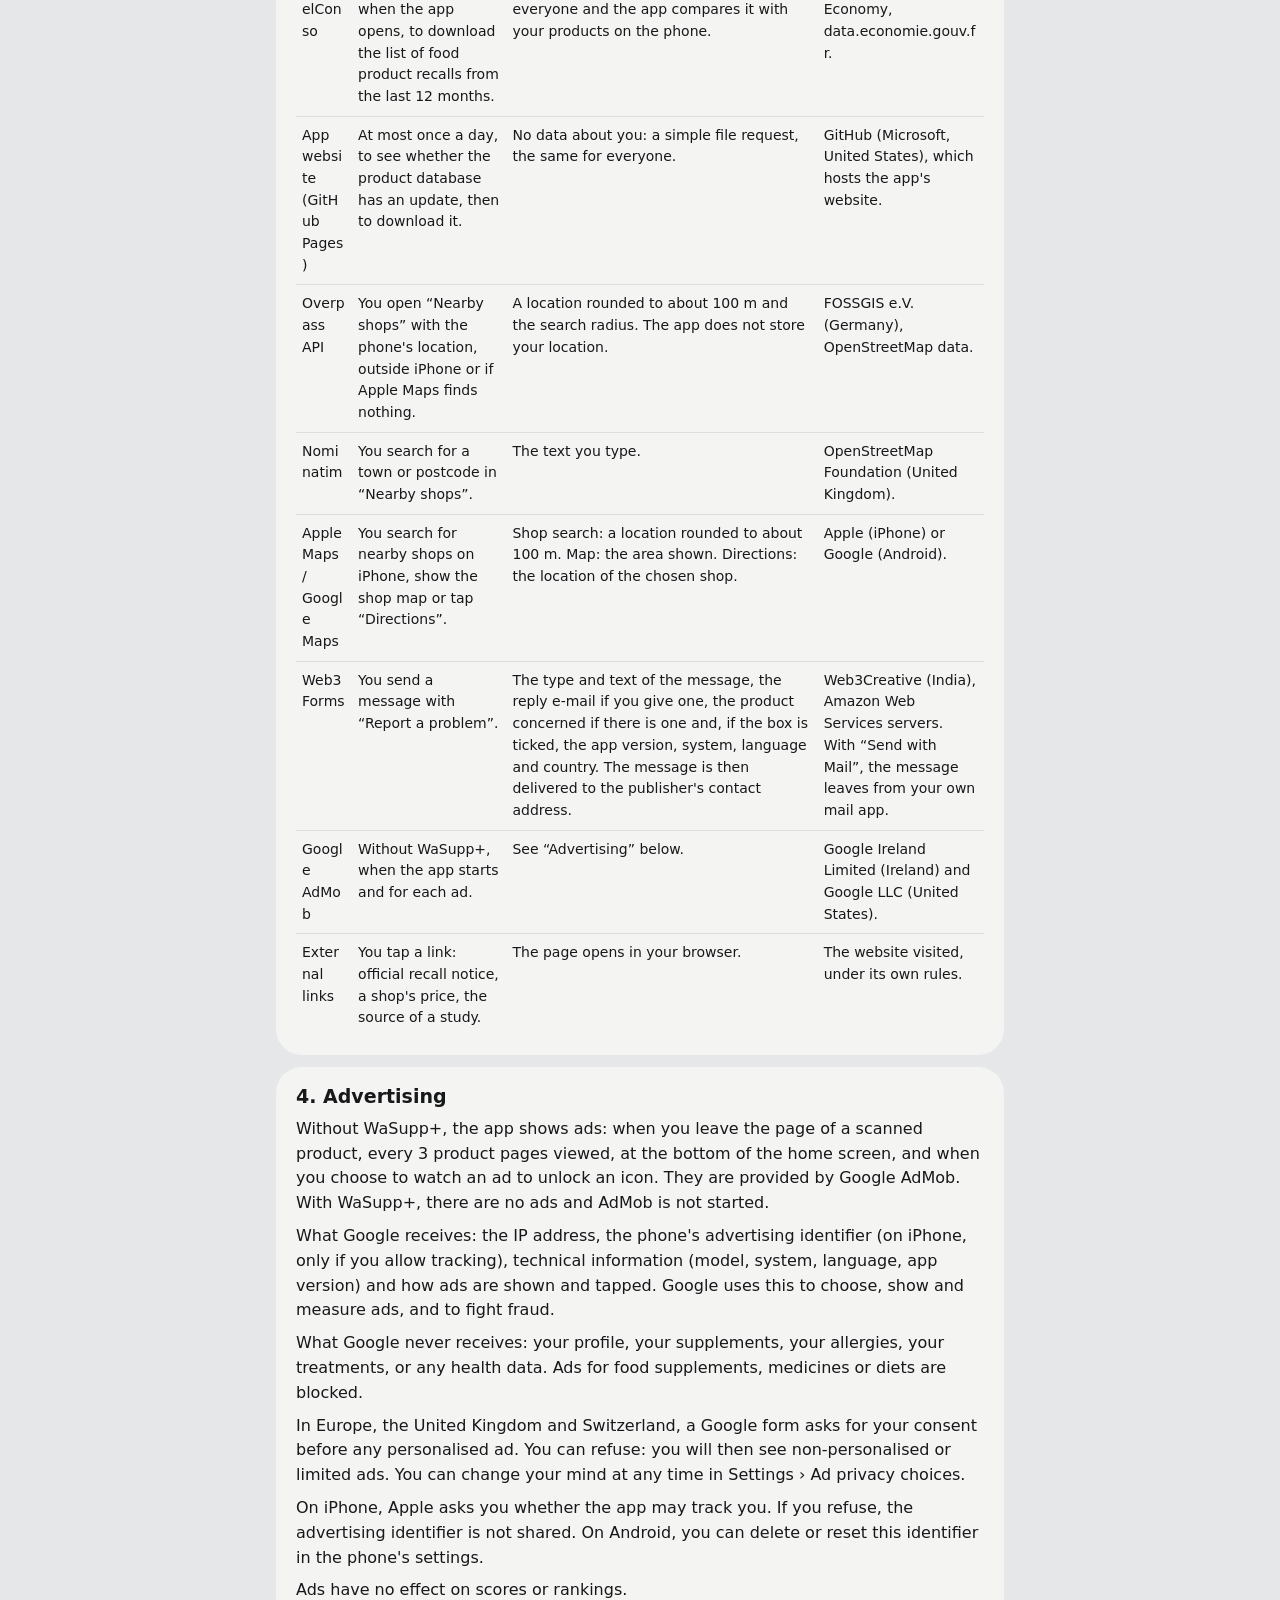
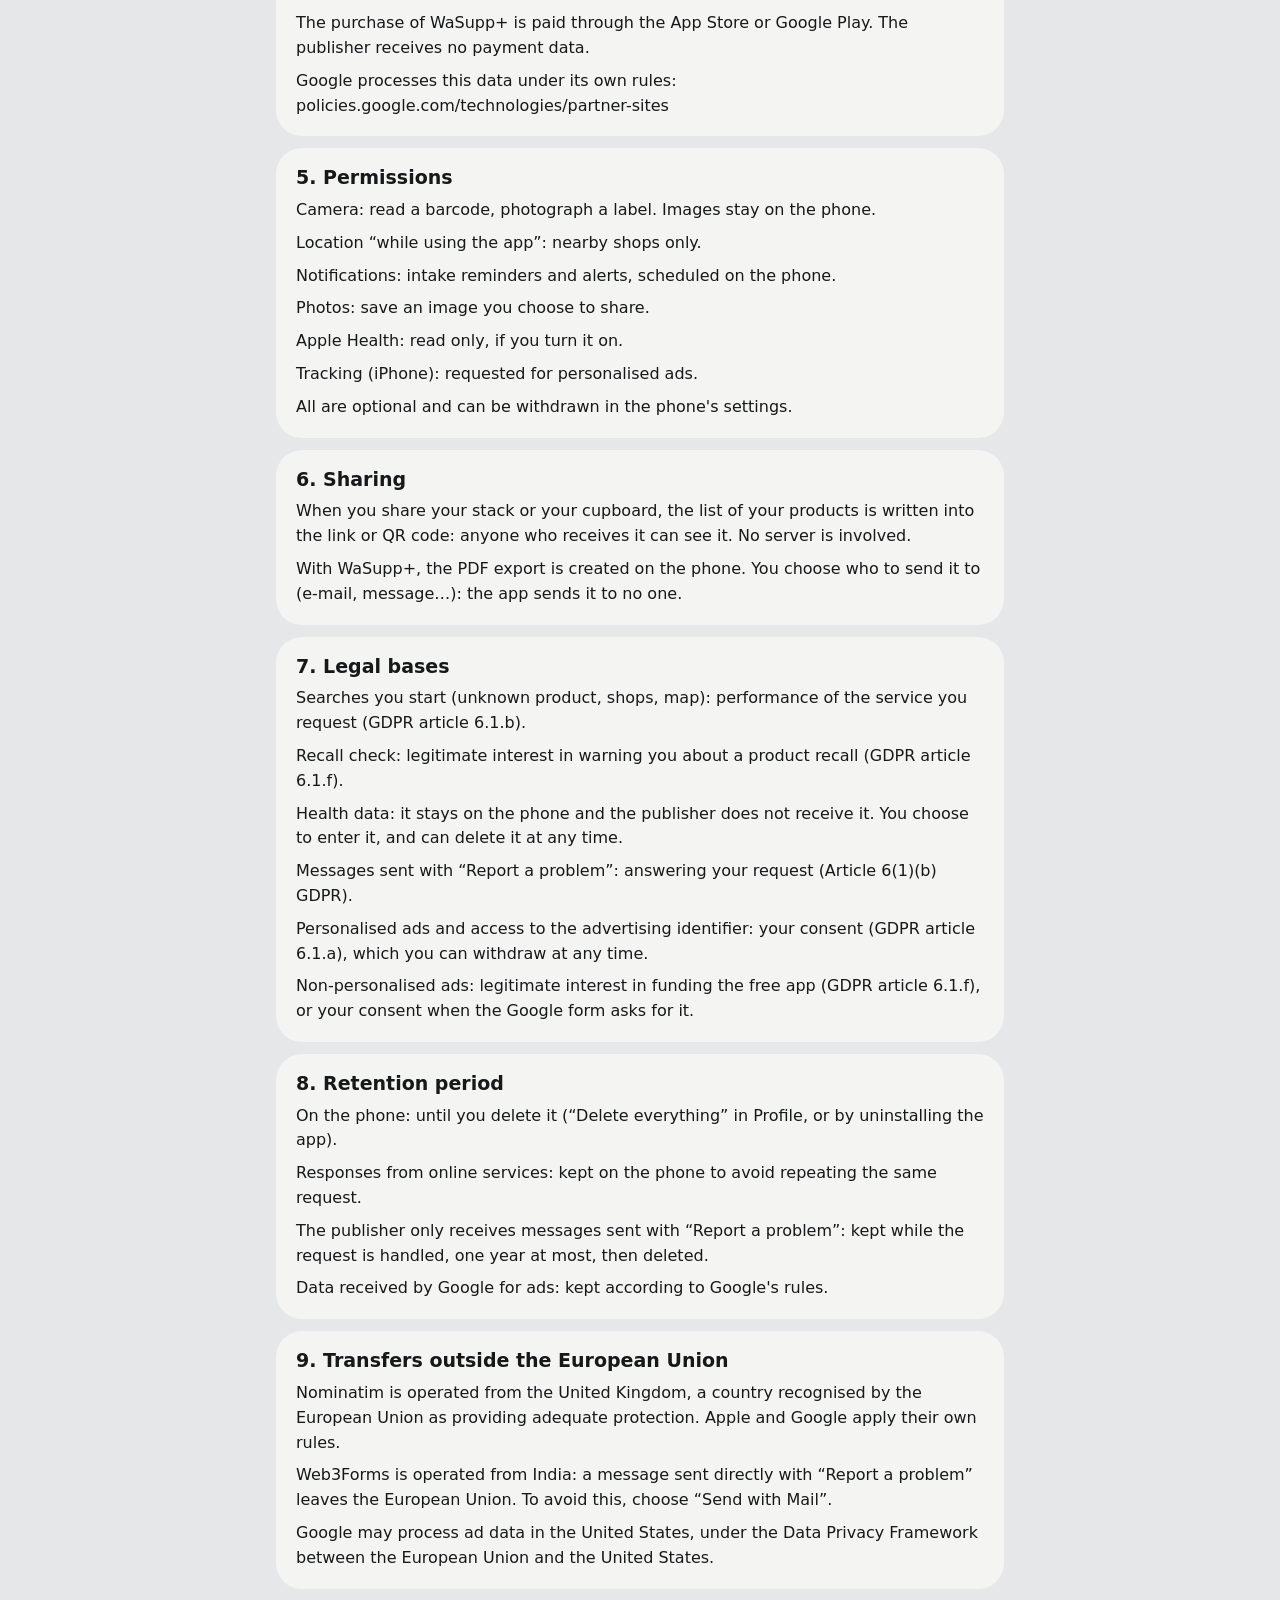
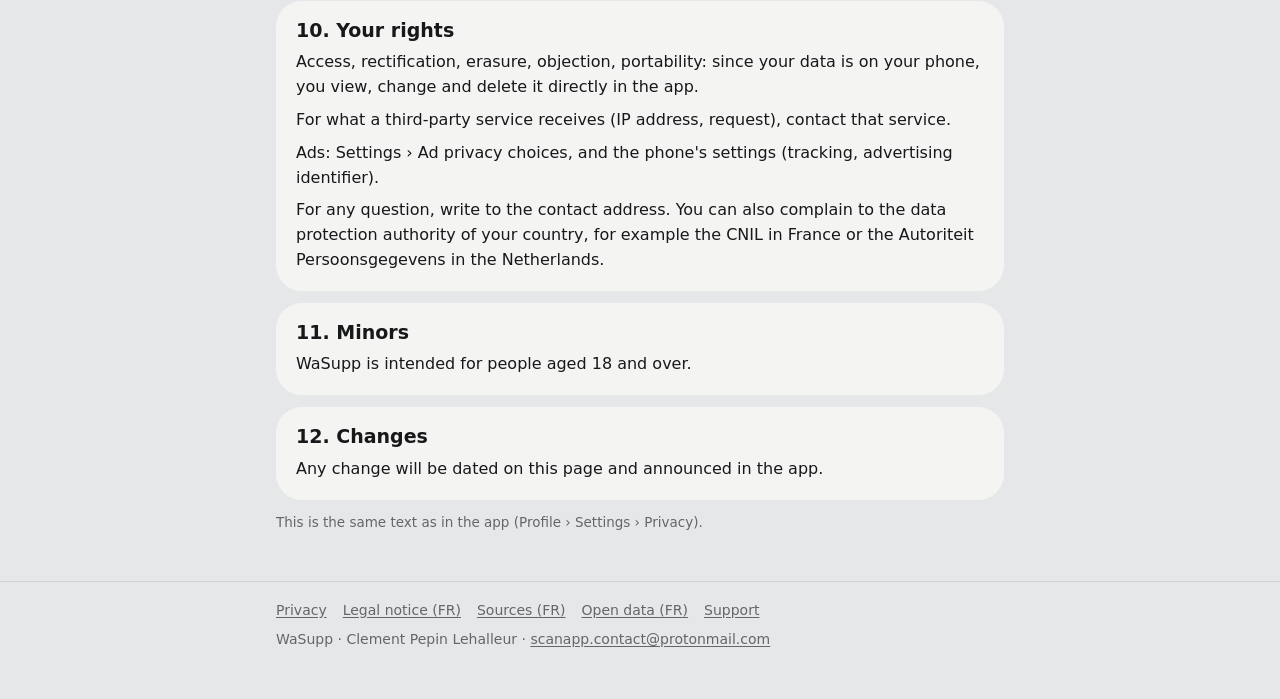
<file: privacy/index.html>
<!doctype html>
<html lang="en">
<head>
<meta charset="utf-8">
<meta name="viewport" content="width=device-width, initial-scale=1">
<title>WaSupp privacy policy</title>
<meta name="description" content="How WaSupp handles your data: no server, no account.">
<meta name="referrer" content="no-referrer">
<link rel="stylesheet" href="../style.css">
<link rel="icon" href="../favicon.svg" type="image/svg+xml">
<link rel="canonical" href="https://clementpepinlehalleur.github.io/privacy/">
</head>
<body>
<!--
NOTE INTERNE (non affichée), mise à jour le 25 nov. 2026 : la publicité (Google AdMob) est branchée dans l'app.
FAIT dans mobile/src/data/legal.ts (politique 1.5) : « En bref », section « Publicités » (données reçues par Google, rien du
profil ni de santé, catégories bloquées, formulaire RGPD de Google, ATT sur iPhone, réglage « Choix pour les publicités »,
achat WaSupp+ payé par Apple / Google), service Google AdMob, bases légales, conservation, transfert États-Unis (DPF), droits,
« aucune publicité » retiré des mentions (ABOUT).
RESTE : mentions légales (statut micro-entreprise, SIREN, adresse ou domiciliation) dès réception du SIRET ; hors site :
étiquettes de confidentialité de l'App Store, « Sécurité des données » du Play Store.
-->
<header class="top"><div class="wrap">
<a class="brand" href="../" aria-label="WaSupp : Home">WaSupp<span></span></a>
<a class="lang" href="../confidentialite/" hreflang="fr" lang="fr">Français</a>
</div></header>
<main><div class="wrap">
<h1>WaSupp privacy policy</h1>
<p class="meta">Last updated : 25 November 2026 &#183; version 1.5</p>
<div class="card accent">
<h2>In short</h2>
<p>WaSupp has no server and no account. What you enter (profile, cupboard, medication, allergies, experiments) stays on your phone: the publisher never has access to it.</p>
<p>Some features contact public or open services. This page says which ones, when, and what they receive.</p>
<p>Without WaSupp+, the app shows ads from Google (AdMob). Google never receives your profile or your health data. In Europe, you first choose whether your data may be used to personalise ads.</p>
<p>A message sent with “Report a problem” reaches the publisher: what you write, the product concerned and, if you attach them, the technical details.</p>
</div>
<section>
<h2>1. Who is responsible?</h2>
<p>The publisher of WaSupp, named in the Legal notice. For any question about your data, write to the contact address.</p>
<p><strong>Publisher</strong> : Clement Pepin Lehalleur<br><strong>Contact</strong> : <a href="mailto:scanapp.contact@protonmail.com">scanapp.contact@protonmail.com</a></p>
</section>
<section>
<h2>2. Data kept on your phone</h2>
<p>Profile: country, age, sex, weight, goals, sports, diet, allergies, anti-doping tests.</p>
<p>Weight tracking: your weight entries and their date.</p>
<p>Health: medicine families ticked in “My medication”, workouts, experiments (sleep, energy).</p>
<p>“My medications” saves nothing without your explicit consent. You can withdraw it at any time: your medications are then erased.</p>
<p>Use: cupboard, favourites, scan history, reminders, tubs, products viewed, label photos.</p>
<p>Apple Health, if you connect it: weight, workouts, sleep and protein eaten during the day, read only. The app writes nothing to Apple Health.</p>
<p>This data is only used to run the app for you: daily needs, alerts (allergens, overdose, interactions), reminders. It is never sent to the publisher, sold or used for advertising.</p>
<p>A label photo is read on the phone. It is never sent.</p>
<p>It may be copied into your phone&#39;s backup (iCloud or Google) if you have turned it on. That backup is managed by Apple or Google, under your account.</p>
</section>
<section>
<h2>3. Services the app contacts</h2>
<p>As with any website, each service receives your connection&#39;s IP address with the request. The app adds no identifier, except for ads (see “Advertising” below).</p>
<p>United States recalls (openFDA) are included in the app: no request is sent to the FDA.</p>
<table class="stack">
<thead><tr><th>Service</th><th>When</th><th>What is sent</th><th>Operated by</th></tr></thead>
<tbody>
<tr><td>Open Food Facts</td><td>You scan or enter a barcode that is not in the app&#39;s database.</td><td>That product&#39;s barcode.</td><td>Open Food Facts (non-profit association, France).</td></tr>
<tr><td>RappelConso</td><td>At most once a day, when the app opens, to download the list of food product recalls from the last 12 months.</td><td>No data about you: the list is the same for everyone and the app compares it with your products on the phone.</td><td>French Ministry of the Economy, data.economie.gouv.fr.</td></tr>
<tr><td>App website (GitHub Pages)</td><td>At most once a day, to see whether the product database has an update, then to download it.</td><td>No data about you: a simple file request, the same for everyone.</td><td>GitHub (Microsoft, United States), which hosts the app&#39;s website.</td></tr>
<tr><td>Overpass API</td><td>You open “Nearby shops” with the phone&#39;s location, outside iPhone or if Apple Maps finds nothing.</td><td>A location rounded to about 100 m and the search radius. The app does not store your location.</td><td>FOSSGIS e.V. (Germany), OpenStreetMap data.</td></tr>
<tr><td>Nominatim</td><td>You search for a town or postcode in “Nearby shops”.</td><td>The text you type.</td><td>OpenStreetMap Foundation (United Kingdom).</td></tr>
<tr><td>Apple Maps / Google Maps</td><td>You search for nearby shops on iPhone, show the shop map or tap “Directions”.</td><td>Shop search: a location rounded to about 100 m. Map: the area shown. Directions: the location of the chosen shop.</td><td>Apple (iPhone) or Google (Android).</td></tr>
<tr><td>Web3Forms</td><td>You send a message with “Report a problem”.</td><td>The type and text of the message, the reply e-mail if you give one, the product concerned if there is one and, if the box is ticked, the app version, system, language and country. The message is then delivered to the publisher&#39;s contact address.</td><td>Web3Creative (India), Amazon Web Services servers. With “Send with Mail”, the message leaves from your own mail app.</td></tr>
<tr><td>Google AdMob</td><td>Without WaSupp+, when the app starts and for each ad.</td><td>See “Advertising” below.</td><td>Google Ireland Limited (Ireland) and Google LLC (United States).</td></tr>
<tr><td>External links</td><td>You tap a link: official recall notice, a shop&#39;s price, the source of a study.</td><td>The page opens in your browser.</td><td>The website visited, under its own rules.</td></tr>
</tbody>
</table>
</section>
<section>
<h2>4. Advertising</h2>
<p>Without WaSupp+, the app shows ads: when you leave the page of a scanned product, every 3 product pages viewed, at the bottom of the home screen, and when you choose to watch an ad to unlock an icon. They are provided by Google AdMob. With WaSupp+, there are no ads and AdMob is not started.</p>
<p>What Google receives: the IP address, the phone&#39;s advertising identifier (on iPhone, only if you allow tracking), technical information (model, system, language, app version) and how ads are shown and tapped. Google uses this to choose, show and measure ads, and to fight fraud.</p>
<p>What Google never receives: your profile, your supplements, your allergies, your treatments, or any health data. Ads for food supplements, medicines or diets are blocked.</p>
<p>In Europe, the United Kingdom and Switzerland, a Google form asks for your consent before any personalised ad. You can refuse: you will then see non-personalised or limited ads. You can change your mind at any time in Settings › Ad privacy choices.</p>
<p>On iPhone, Apple asks you whether the app may track you. If you refuse, the advertising identifier is not shared. On Android, you can delete or reset this identifier in the phone&#39;s settings.</p>
<p>Ads have no effect on scores or rankings.</p>
<p>The purchase of WaSupp+ is paid through the App Store or Google Play. The publisher receives no payment data.</p>
<p>Google processes this data under its own rules: policies.google.com/technologies/partner-sites</p>
</section>
<section>
<h2>5. Permissions</h2>
<p>Camera: read a barcode, photograph a label. Images stay on the phone.</p>
<p>Location “while using the app”: nearby shops only.</p>
<p>Notifications: intake reminders and alerts, scheduled on the phone.</p>
<p>Photos: save an image you choose to share.</p>
<p>Apple Health: read only, if you turn it on.</p>
<p>Tracking (iPhone): requested for personalised ads.</p>
<p>All are optional and can be withdrawn in the phone&#39;s settings.</p>
</section>
<section>
<h2>6. Sharing</h2>
<p>When you share your stack or your cupboard, the list of your products is written into the link or QR code: anyone who receives it can see it. No server is involved.</p>
<p>With WaSupp+, the PDF export is created on the phone. You choose who to send it to (e-mail, message…): the app sends it to no one.</p>
</section>
<section>
<h2>7. Legal bases</h2>
<p>Searches you start (unknown product, shops, map): performance of the service you request (GDPR article 6.1.b).</p>
<p>Recall check: legitimate interest in warning you about a product recall (GDPR article 6.1.f).</p>
<p>Health data: it stays on the phone and the publisher does not receive it. You choose to enter it, and can delete it at any time.</p>
<p>Messages sent with “Report a problem”: answering your request (Article 6(1)(b) GDPR).</p>
<p>Personalised ads and access to the advertising identifier: your consent (GDPR article 6.1.a), which you can withdraw at any time.</p>
<p>Non-personalised ads: legitimate interest in funding the free app (GDPR article 6.1.f), or your consent when the Google form asks for it.</p>
</section>
<section>
<h2>8. Retention period</h2>
<p>On the phone: until you delete it (“Delete everything” in Profile, or by uninstalling the app).</p>
<p>Responses from online services: kept on the phone to avoid repeating the same request.</p>
<p>The publisher only receives messages sent with “Report a problem”: kept while the request is handled, one year at most, then deleted.</p>
<p>Data received by Google for ads: kept according to Google&#39;s rules.</p>
</section>
<section>
<h2>9. Transfers outside the European Union</h2>
<p>Nominatim is operated from the United Kingdom, a country recognised by the European Union as providing adequate protection. Apple and Google apply their own rules.</p>
<p>Web3Forms is operated from India: a message sent directly with “Report a problem” leaves the European Union. To avoid this, choose “Send with Mail”.</p>
<p>Google may process ad data in the United States, under the Data Privacy Framework between the European Union and the United States.</p>
</section>
<section>
<h2>10. Your rights</h2>
<p>Access, rectification, erasure, objection, portability: since your data is on your phone, you view, change and delete it directly in the app.</p>
<p>For what a third-party service receives (IP address, request), contact that service.</p>
<p>Ads: Settings › Ad privacy choices, and the phone&#39;s settings (tracking, advertising identifier).</p>
<p>For any question, write to the contact address. You can also complain to the data protection authority of your country, for example the CNIL in France or the Autoriteit Persoonsgegevens in the Netherlands.</p>
</section>
<section>
<h2>11. Minors</h2>
<p>WaSupp is intended for people aged 18 and over.</p>
</section>
<section>
<h2>12. Changes</h2>
<p>Any change will be dated on this page and announced in the app.</p>
</section>
<p class="small">This is the same text as in the app (Profile › Settings › Privacy).</p>
</div></main>
<footer class="bottom"><div class="wrap">
<nav aria-label="Site">
<a href="../privacy/">Privacy</a>
<a href="../mentions-legales/">Legal notice (FR)</a>
<a href="../sources/">Sources (FR)</a>
<a href="../donnees/">Open data (FR)</a>
<a href="../support/">Support</a>
</nav>
<p>WaSupp &#183; Clement Pepin Lehalleur &#183; <a href="mailto:scanapp.contact@protonmail.com">scanapp.contact@protonmail.com</a></p>
</div></footer>
</body>
</html>
</file>
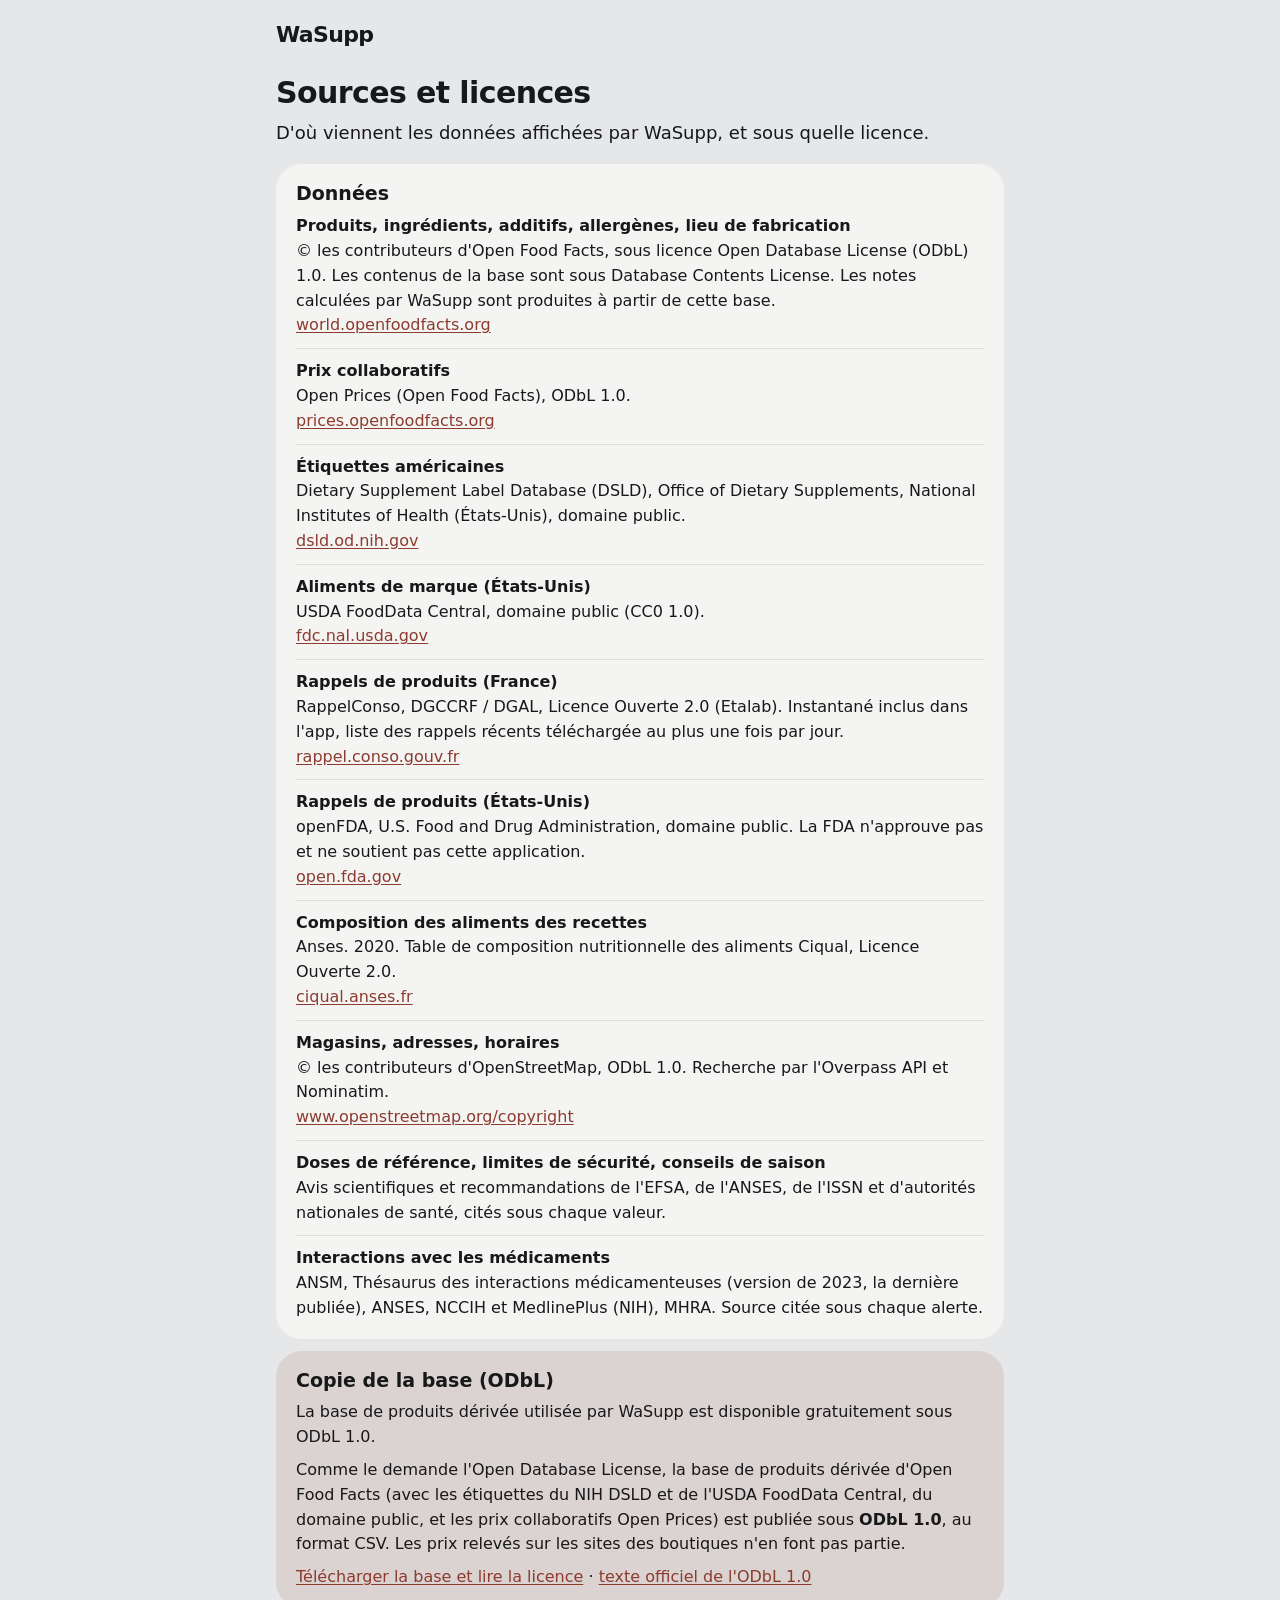
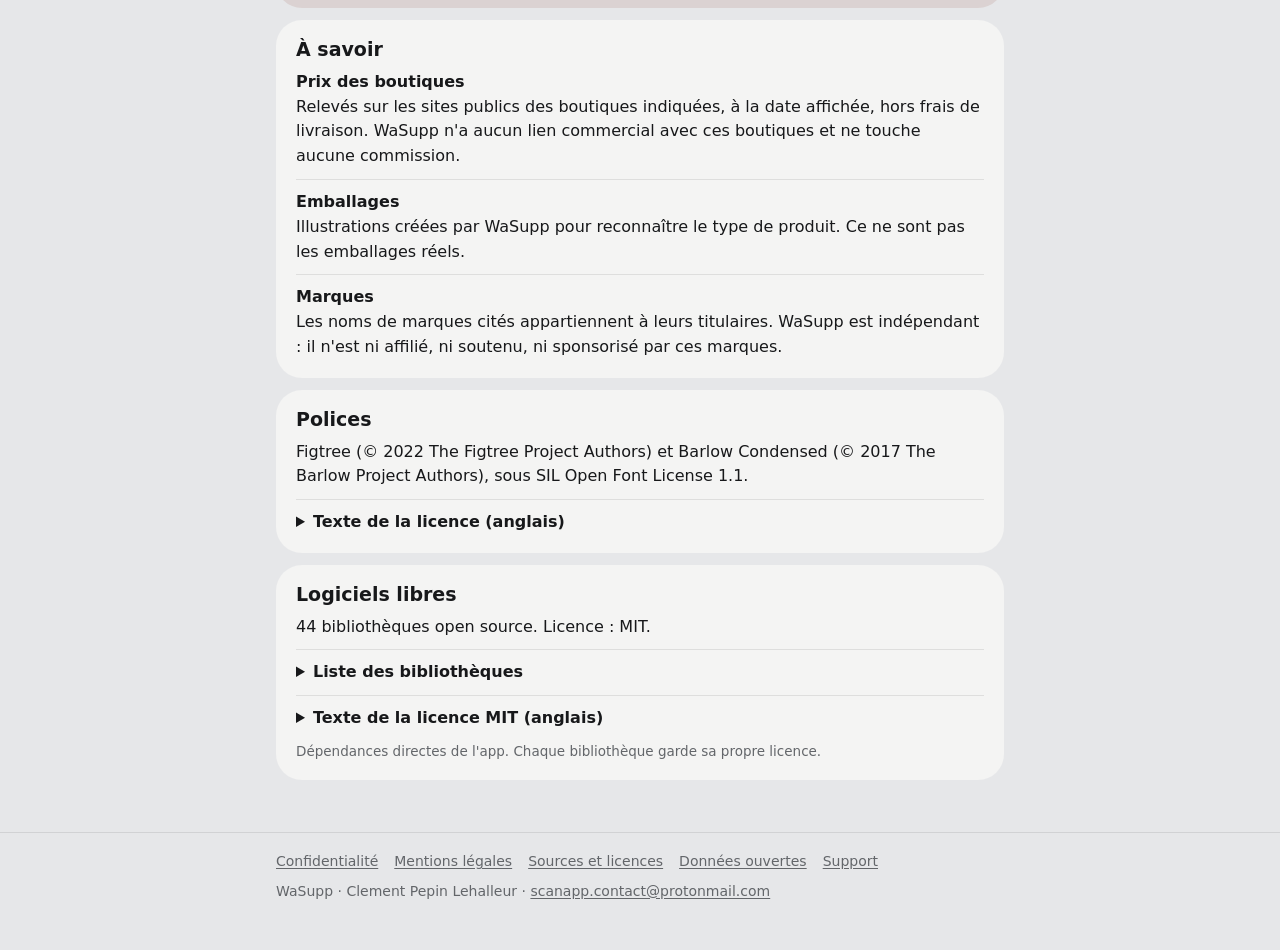
<file: sources/index.html>
<!doctype html>
<html lang="fr">
<head>
<meta charset="utf-8">
<meta name="viewport" content="width=device-width, initial-scale=1">
<title>Sources et licences de WaSupp</title>
<meta name="description" content="Origine des données de WaSupp et licences (ODbL, domaine public, Licence Ouverte).">
<meta name="referrer" content="no-referrer">
<link rel="stylesheet" href="../style.css">
<link rel="icon" href="../favicon.svg" type="image/svg+xml">
<link rel="canonical" href="https://clementpepinlehalleur.github.io/sources/">
</head>
<body>
<header class="top"><div class="wrap">
<a class="brand" href="../" aria-label="WaSupp : Accueil">WaSupp<span></span></a>

</div></header>
<main><div class="wrap">
<h1>Sources et licences</h1>
<p class="lead">D'où viennent les données affichées par WaSupp, et sous quelle licence.</p>
<section>
<h2>Données</h2>
<ul class="plain">
<li><strong>Produits, ingrédients, additifs, allergènes, lieu de fabrication</strong><br>© les contributeurs d&#39;Open Food Facts, sous licence Open Database License (ODbL) 1.0. Les contenus de la base sont sous Database Contents License. Les notes calculées par WaSupp sont produites à partir de cette base.<br><a href="https://world.openfoodfacts.org" rel="noopener">world.openfoodfacts.org</a></li>
<li><strong>Prix collaboratifs</strong><br>Open Prices (Open Food Facts), ODbL 1.0.<br><a href="https://prices.openfoodfacts.org" rel="noopener">prices.openfoodfacts.org</a></li>
<li><strong>Étiquettes américaines</strong><br>Dietary Supplement Label Database (DSLD), Office of Dietary Supplements, National Institutes of Health (États-Unis), domaine public.<br><a href="https://dsld.od.nih.gov" rel="noopener">dsld.od.nih.gov</a></li>
<li><strong>Aliments de marque (États-Unis)</strong><br>USDA FoodData Central, domaine public (CC0 1.0).<br><a href="https://fdc.nal.usda.gov" rel="noopener">fdc.nal.usda.gov</a></li>
<li><strong>Rappels de produits (France)</strong><br>RappelConso, DGCCRF / DGAL, Licence Ouverte 2.0 (Etalab). Instantané inclus dans l&#39;app, liste des rappels récents téléchargée au plus une fois par jour.<br><a href="https://rappel.conso.gouv.fr" rel="noopener">rappel.conso.gouv.fr</a></li>
<li><strong>Rappels de produits (États-Unis)</strong><br>openFDA, U.S. Food and Drug Administration, domaine public. La FDA n&#39;approuve pas et ne soutient pas cette application.<br><a href="https://open.fda.gov" rel="noopener">open.fda.gov</a></li>
<li><strong>Composition des aliments des recettes</strong><br>Anses. 2020. Table de composition nutritionnelle des aliments Ciqual, Licence Ouverte 2.0.<br><a href="https://ciqual.anses.fr" rel="noopener">ciqual.anses.fr</a></li>
<li><strong>Magasins, adresses, horaires</strong><br>© les contributeurs d&#39;OpenStreetMap, ODbL 1.0. Recherche par l&#39;Overpass API et Nominatim.<br><a href="https://www.openstreetmap.org/copyright" rel="noopener">www.openstreetmap.org/copyright</a></li>
<li><strong>Doses de référence, limites de sécurité, conseils de saison</strong><br>Avis scientifiques et recommandations de l&#39;EFSA, de l&#39;ANSES, de l&#39;ISSN et d&#39;autorités nationales de santé, cités sous chaque valeur.</li>
<li><strong>Interactions avec les médicaments</strong><br>ANSM, Thésaurus des interactions médicamenteuses (version de 2023, la dernière publiée), ANSES, NCCIH et MedlinePlus (NIH), MHRA. Source citée sous chaque alerte.</li>
</ul>
</section>
<section class="accent" id="odbl">
<h2>Copie de la base (ODbL)</h2>
<p>La base de produits dérivée utilisée par WaSupp est disponible gratuitement sous ODbL 1.0.</p>
<p>Comme le demande l'Open Database License, la base de produits dérivée d'Open Food Facts (avec les étiquettes du NIH DSLD et de l'USDA FoodData Central, du domaine public, et les prix collaboratifs Open Prices) est publiée sous <strong>ODbL 1.0</strong>, au format CSV. Les prix relevés sur les sites des boutiques n'en font pas partie.</p>
<p><a href="../donnees/">Télécharger la base et lire la licence</a> &#183; <a href="https://opendatacommons.org/licenses/odbl/1-0/" rel="noopener">texte officiel de l&#39;ODbL 1.0</a></p>
</section>
<section>
<h2>À savoir</h2>
<ul class="plain">
<li><strong>Prix des boutiques</strong><br>Relevés sur les sites publics des boutiques indiquées, à la date affichée, hors frais de livraison. WaSupp n&#39;a aucun lien commercial avec ces boutiques et ne touche aucune commission.</li>
<li><strong>Emballages</strong><br>Illustrations créées par WaSupp pour reconnaître le type de produit. Ce ne sont pas les emballages réels.</li>
<li><strong>Marques</strong><br>Les noms de marques cités appartiennent à leurs titulaires. WaSupp est indépendant : il n&#39;est ni affilié, ni soutenu, ni sponsorisé par ces marques.</li>
</ul>
</section>
<section>
<h2>Polices</h2>
<p>Figtree (© 2022 The Figtree Project Authors) et Barlow Condensed (© 2017 The Barlow Project Authors), sous SIL Open Font License 1.1.</p>
<details><summary>Texte de la licence (anglais)</summary><pre lang="en">SIL OPEN FONT LICENSE Version 1.1 - 26 February 2007

PREAMBLE
The goals of the Open Font License (OFL) are to stimulate worldwide development of collaborative font projects, to support the font creation efforts of academic and linguistic communities, and to provide a free and open framework in which fonts may be shared and improved in partnership with others.

The OFL allows the licensed fonts to be used, studied, modified and redistributed freely as long as they are not sold by themselves. The fonts, including any derivative works, can be bundled, embedded, redistributed and/or sold with any software provided that any reserved names are not used by derivative works. The fonts and derivatives, however, cannot be released under any other type of license. The requirement for fonts to remain under this license does not apply to any document created using the fonts or their derivatives.

DEFINITIONS
&quot;Font Software&quot; refers to the set of files released by the Copyright Holder(s) under this license and clearly marked as such. This may include source files, build scripts and documentation.

&quot;Reserved Font Name&quot; refers to any names specified as such after the copyright statement(s).

&quot;Original Version&quot; refers to the collection of Font Software components as distributed by the Copyright Holder(s).

&quot;Modified Version&quot; refers to any derivative made by adding to, deleting, or substituting -- in part or in whole -- any of the components of the Original Version, by changing formats or by porting the Font Software to a new environment.

&quot;Author&quot; refers to any designer, engineer, programmer, technical writer or other person who contributed to the Font Software.

PERMISSION &amp; CONDITIONS
Permission is hereby granted, free of charge, to any person obtaining a copy of the Font Software, to use, study, copy, merge, embed, modify, redistribute, and sell modified and unmodified copies of the Font Software, subject to the following conditions:

1) Neither the Font Software nor any of its individual components, in Original or Modified Versions, may be sold by itself.

2) Original or Modified Versions of the Font Software may be bundled, redistributed and/or sold with any software, provided that each copy contains the above copyright notice and this license. These can be included either as stand-alone text files, human-readable headers or in the appropriate machine-readable metadata fields within text or binary files as long as those fields can be easily viewed by the user.

3) No Modified Version of the Font Software may use the Reserved Font Name(s) unless explicit written permission is granted by the corresponding Copyright Holder. This restriction only applies to the primary font name as presented to the users.

4) The name(s) of the Copyright Holder(s) and the Author(s) of the Font Software shall not be used to promote, endorse or advertise any Modified Version, except to acknowledge the contribution(s) of the Copyright Holder(s) and the Author(s) or with their explicit written permission.

5) The Font Software, modified or unmodified, in part or in whole, must be distributed entirely under this license, and must not be distributed under any other license. The requirement for fonts to remain under this license does not apply to any document created using the Font Software.

TERMINATION
This license becomes null and void if any of the above conditions are not met.

DISCLAIMER
THE FONT SOFTWARE IS PROVIDED &quot;AS IS&quot;, WITHOUT WARRANTY OF ANY KIND, EXPRESS OR IMPLIED, INCLUDING BUT NOT LIMITED TO ANY WARRANTIES OF MERCHANTABILITY, FITNESS FOR A PARTICULAR PURPOSE AND NONINFRINGEMENT OF COPYRIGHT, PATENT, TRADEMARK, OR OTHER RIGHT. IN NO EVENT SHALL THE COPYRIGHT HOLDER BE LIABLE FOR ANY CLAIM, DAMAGES OR OTHER LIABILITY, INCLUDING ANY GENERAL, SPECIAL, INDIRECT, INCIDENTAL, OR CONSEQUENTIAL DAMAGES, WHETHER IN AN ACTION OF CONTRACT, TORT OR OTHERWISE, ARISING FROM, OUT OF THE USE OR INABILITY TO USE THE FONT SOFTWARE OR FROM OTHER DEALINGS IN THE FONT SOFTWARE.</pre></details>
</section>
<section>
<h2>Logiciels libres</h2>
<p>44 bibliothèques open source. Licence : MIT.</p>
<details><summary>Liste des bibliothèques</summary>
<ul class="plain" style="margin-top:10px">
<li><strong>@bacons/apple-targets 5.0.0</strong><br><span class="small">MIT · Copyright (c) 2025 Evan Bacon · <a href="https://github.com/evanbacon/expo-apple-targets" rel="noopener">github.com/evanbacon/expo-apple-targets</a></span></li>
<li><strong>@expo/ui 57.0.22</strong><br><span class="small">MIT · <a href="https://github.com/expo/expo" rel="noopener">github.com/expo/expo</a></span></li>
<li><strong>@react-native-async-storage/async-storage 2.2.0</strong><br><span class="small">MIT · Copyright (c) 2015-present, Facebook, Inc. · <a href="https://github.com/react-native-async-storage/async-storage" rel="noopener">github.com/react-native-async-storage/async-storage</a></span></li>
<li><strong>expo 57.0.27</strong><br><span class="small">MIT · Copyright (c) 2015-present 650 Industries, Inc. (aka Expo) · <a href="https://github.com/expo/expo" rel="noopener">github.com/expo/expo</a></span></li>
<li><strong>expo-application 57.0.3</strong><br><span class="small">MIT · Copyright (c) 2015-present 650 Industries, Inc. (aka Expo) · <a href="https://github.com/expo/expo" rel="noopener">github.com/expo/expo</a></span></li>
<li><strong>expo-asset 57.0.19</strong><br><span class="small">MIT · Copyright (c) 2015-present 650 Industries, Inc. (aka Expo) · <a href="https://github.com/expo/expo" rel="noopener">github.com/expo/expo</a></span></li>
<li><strong>expo-blur 57.0.3</strong><br><span class="small">MIT · Copyright (c) 2015-present 650 Industries, Inc. (aka Expo) · <a href="https://github.com/expo/expo" rel="noopener">github.com/expo/expo</a></span></li>
<li><strong>expo-camera 57.0.6</strong><br><span class="small">MIT · Copyright (c) 2015-present 650 Industries, Inc. (aka Expo) · <a href="https://github.com/expo/expo" rel="noopener">github.com/expo/expo</a></span></li>
<li><strong>expo-clipboard 57.0.2</strong><br><span class="small">MIT · Copyright (c) 2015-present 650 Industries, Inc. (aka Expo) · <a href="https://github.com/expo/expo" rel="noopener">github.com/expo/expo</a></span></li>
<li><strong>expo-constants 57.0.21</strong><br><span class="small">MIT · Copyright (c) 2015-present 650 Industries, Inc. (aka Expo) · <a href="https://github.com/expo/expo" rel="noopener">github.com/expo/expo</a></span></li>
<li><strong>expo-device 57.0.2</strong><br><span class="small">MIT · Copyright (c) 2015-present 650 Industries, Inc. (aka Expo) · <a href="https://github.com/expo/expo" rel="noopener">github.com/expo/expo</a></span></li>
<li><strong>expo-file-system 57.0.7</strong><br><span class="small">MIT · Copyright (c) 2015-present 650 Industries, Inc. (aka Expo) · <a href="https://github.com/expo/expo" rel="noopener">github.com/expo/expo</a></span></li>
<li><strong>expo-font 57.0.4</strong><br><span class="small">MIT · Copyright (c) 2015-present 650 Industries, Inc. (aka Expo) · <a href="https://github.com/expo/expo" rel="noopener">github.com/expo/expo</a></span></li>
<li><strong>expo-glass-effect 57.0.4</strong><br><span class="small">MIT · Copyright (c) 2015-present 650 Industries, Inc. (aka Expo) · <a href="https://github.com/expo/expo" rel="noopener">github.com/expo/expo</a></span></li>
<li><strong>expo-haptics 57.0.3</strong><br><span class="small">MIT · Copyright (c) 2015-present 650 Industries, Inc. (aka Expo) · <a href="https://github.com/expo/expo" rel="noopener">github.com/expo/expo</a></span></li>
<li><strong>expo-image 57.0.5</strong><br><span class="small">MIT · Copyright (c) 2015-present 650 Industries, Inc. (aka Expo) · <a href="https://github.com/expo/expo" rel="noopener">github.com/expo/expo</a></span></li>
<li><strong>expo-image-picker 57.0.20</strong><br><span class="small">MIT · Copyright (c) 2015-present 650 Industries, Inc. (aka Expo) · <a href="https://github.com/expo/expo" rel="noopener">github.com/expo/expo</a></span></li>
<li><strong>expo-linear-gradient 57.0.2</strong><br><span class="small">MIT · Copyright (c) 2015-present 650 Industries, Inc. (aka Expo) · <a href="https://github.com/expo/expo" rel="noopener">github.com/expo/expo</a></span></li>
<li><strong>expo-linking 57.0.12</strong><br><span class="small">MIT · Copyright (c) 2015-present 650 Industries, Inc. (aka Expo) · <a href="https://github.com/expo/expo" rel="noopener">github.com/expo/expo</a></span></li>
<li><strong>expo-localization 57.0.2</strong><br><span class="small">MIT · Copyright (c) 2015-present 650 Industries, Inc. (aka Expo) · <a href="https://github.com/expo/expo" rel="noopener">github.com/expo/expo</a></span></li>
<li><strong>expo-location 57.0.20</strong><br><span class="small">MIT · Copyright (c) 2015-present 650 Industries, Inc. (aka Expo) · <a href="https://github.com/expo/expo" rel="noopener">github.com/expo/expo</a></span></li>
<li><strong>expo-media-library 57.0.5</strong><br><span class="small">MIT · Copyright (c) 2015-present 650 Industries, Inc. (aka Expo) · <a href="https://github.com/expo/expo" rel="noopener">github.com/expo/expo</a></span></li>
<li><strong>expo-notifications 57.0.22</strong><br><span class="small">MIT · Copyright (c) 2015-present 650 Industries, Inc. (aka Expo) · <a href="https://github.com/expo/expo" rel="noopener">github.com/expo/expo</a></span></li>
<li><strong>expo-router 57.0.25</strong><br><span class="small">MIT · <a href="https://github.com/expo/expo" rel="noopener">github.com/expo/expo</a></span></li>
<li><strong>expo-sharing 57.0.22</strong><br><span class="small">MIT · Copyright (c) 2015-present 650 Industries, Inc. (aka Expo) · <a href="https://github.com/expo/expo" rel="noopener">github.com/expo/expo</a></span></li>
<li><strong>expo-splash-screen 57.0.9</strong><br><span class="small">MIT · Copyright (c) 2015-present 650 Industries, Inc. (aka Expo) · <a href="https://github.com/expo/expo" rel="noopener">github.com/expo/expo</a></span></li>
<li><strong>expo-sqlite 57.0.4</strong><br><span class="small">MIT · Copyright (c) 2015-present 650 Industries, Inc. (aka Expo) · <a href="https://github.com/expo/expo" rel="noopener">github.com/expo/expo</a></span></li>
<li><strong>expo-status-bar 57.0.1</strong><br><span class="small">MIT · Copyright (c) 2015-present 650 Industries, Inc. (aka Expo) · <a href="https://github.com/expo/expo" rel="noopener">github.com/expo/expo</a></span></li>
<li><strong>expo-symbols 57.0.3</strong><br><span class="small">MIT · Copyright (c) 2015-present 650 Industries, Inc. (aka Expo) · <a href="https://github.com/expo/expo" rel="noopener">github.com/expo/expo</a></span></li>
<li><strong>expo-system-ui 57.0.4</strong><br><span class="small">MIT · Copyright (c) 2015-present 650 Industries, Inc. (aka Expo) · <a href="https://github.com/expo/expo" rel="noopener">github.com/expo/expo</a></span></li>
<li><strong>expo-web-browser 57.0.3</strong><br><span class="small">MIT · Copyright (c) 2015-present 650 Industries, Inc. (aka Expo) · <a href="https://github.com/expo/expo" rel="noopener">github.com/expo/expo</a></span></li>
<li><strong>react 19.2.3</strong><br><span class="small">MIT · <a href="https://github.com/facebook/react" rel="noopener">github.com/facebook/react</a></span></li>
<li><strong>react-dom 19.2.3</strong><br><span class="small">MIT · <a href="https://github.com/facebook/react" rel="noopener">github.com/facebook/react</a></span></li>
<li><strong>react-native 0.86.3</strong><br><span class="small">MIT · <a href="https://github.com/react/react-native" rel="noopener">github.com/react/react-native</a></span></li>
<li><strong>react-native-gesture-handler 2.32.0</strong><br><span class="small">MIT · Copyright (c) 2016 Software Mansion &lt;swmansion.com&gt; · <a href="https://github.com/software-mansion/react-native-gesture-handler" rel="noopener">github.com/software-mansion/react-native-gesture-handler</a></span></li>
<li><strong>react-native-maps 1.27.2</strong><br><span class="small">MIT · Copyright (c) 2015 Airbnb · <a href="https://github.com/react-native-maps/react-native-maps" rel="noopener">github.com/react-native-maps/react-native-maps</a></span></li>
<li><strong>react-native-reanimated 4.5.1</strong><br><span class="small">MIT · Copyright (c) 2016 Software Mansion &lt;swmansion.com&gt; · <a href="https://github.com/software-mansion/react-native-reanimated" rel="noopener">github.com/software-mansion/react-native-reanimated</a></span></li>
<li><strong>react-native-safe-area-context 5.7.0</strong><br><span class="small">MIT · Copyright (c) 2019 Th3rd Wave · <a href="https://github.com/AppAndFlow/react-native-safe-area-context" rel="noopener">github.com/AppAndFlow/react-native-safe-area-context</a></span></li>
<li><strong>react-native-screens 4.26.2</strong><br><span class="small">MIT · Copyright (c) 2018 Software Mansion &lt;swmansion.com&gt; · <a href="https://github.com/software-mansion/react-native-screens" rel="noopener">github.com/software-mansion/react-native-screens</a></span></li>
<li><strong>react-native-svg 15.15.4</strong><br><span class="small">MIT · <a href="https://github.com/react-native-community/react-native-svg" rel="noopener">github.com/react-native-community/react-native-svg</a></span></li>
<li><strong>react-native-view-shot 5.1.0</strong><br><span class="small">MIT · Copyright (c) 2016 Gaëtan Renaudeau · <a href="https://github.com/gre/react-native-view-shot" rel="noopener">github.com/gre/react-native-view-shot</a></span></li>
<li><strong>react-native-web 0.21.3</strong><br><span class="small">MIT · <a href="https://github.com/necolas/react-native-web" rel="noopener">github.com/necolas/react-native-web</a></span></li>
<li><strong>react-native-worklets 0.10.1</strong><br><span class="small">MIT · Copyright (c) 2024 nobody · <a href="https://github.com/software-mansion/react-native-reanimated" rel="noopener">github.com/software-mansion/react-native-reanimated</a></span></li>
<li><strong>zustand 5.0.15</strong><br><span class="small">MIT · Copyright (c) 2019 Paul Henschel · <a href="https://github.com/pmndrs/zustand" rel="noopener">github.com/pmndrs/zustand</a></span></li>
</ul>
</details>
<details><summary>Texte de la licence MIT (anglais)</summary><pre lang="en">MIT License

Permission is hereby granted, free of charge, to any person obtaining a copy of this software and associated documentation files (the &quot;Software&quot;), to deal in the Software without restriction, including without limitation the rights to use, copy, modify, merge, publish, distribute, sublicense, and/or sell copies of the Software, and to permit persons to whom the Software is furnished to do so, subject to the following conditions:

The above copyright notice and this permission notice shall be included in all copies or substantial portions of the Software.

THE SOFTWARE IS PROVIDED &quot;AS IS&quot;, WITHOUT WARRANTY OF ANY KIND, EXPRESS OR IMPLIED, INCLUDING BUT NOT LIMITED TO THE WARRANTIES OF MERCHANTABILITY, FITNESS FOR A PARTICULAR PURPOSE AND NONINFRINGEMENT. IN NO EVENT SHALL THE AUTHORS OR COPYRIGHT HOLDERS BE LIABLE FOR ANY CLAIM, DAMAGES OR OTHER LIABILITY, WHETHER IN AN ACTION OF CONTRACT, TORT OR OTHERWISE, ARISING FROM, OUT OF OR IN CONNECTION WITH THE SOFTWARE OR THE USE OR OTHER DEALINGS IN THE SOFTWARE.</pre></details>
<p class="small" style="margin-top:10px">Dépendances directes de l'app. Chaque bibliothèque garde sa propre licence.</p>
</section>
</div></main>
<footer class="bottom"><div class="wrap">
<nav aria-label="Pages du site">
<a href="../confidentialite/">Confidentialité</a>
<a href="../mentions-legales/">Mentions légales</a>
<a href="../sources/">Sources et licences</a>
<a href="../donnees/">Données ouvertes</a>
<a href="../support/">Support</a>
</nav>
<p>WaSupp &#183; Clement Pepin Lehalleur &#183; <a href="mailto:scanapp.contact@protonmail.com">scanapp.contact@protonmail.com</a></p>
</div></footer>
</body>
</html>
</file>
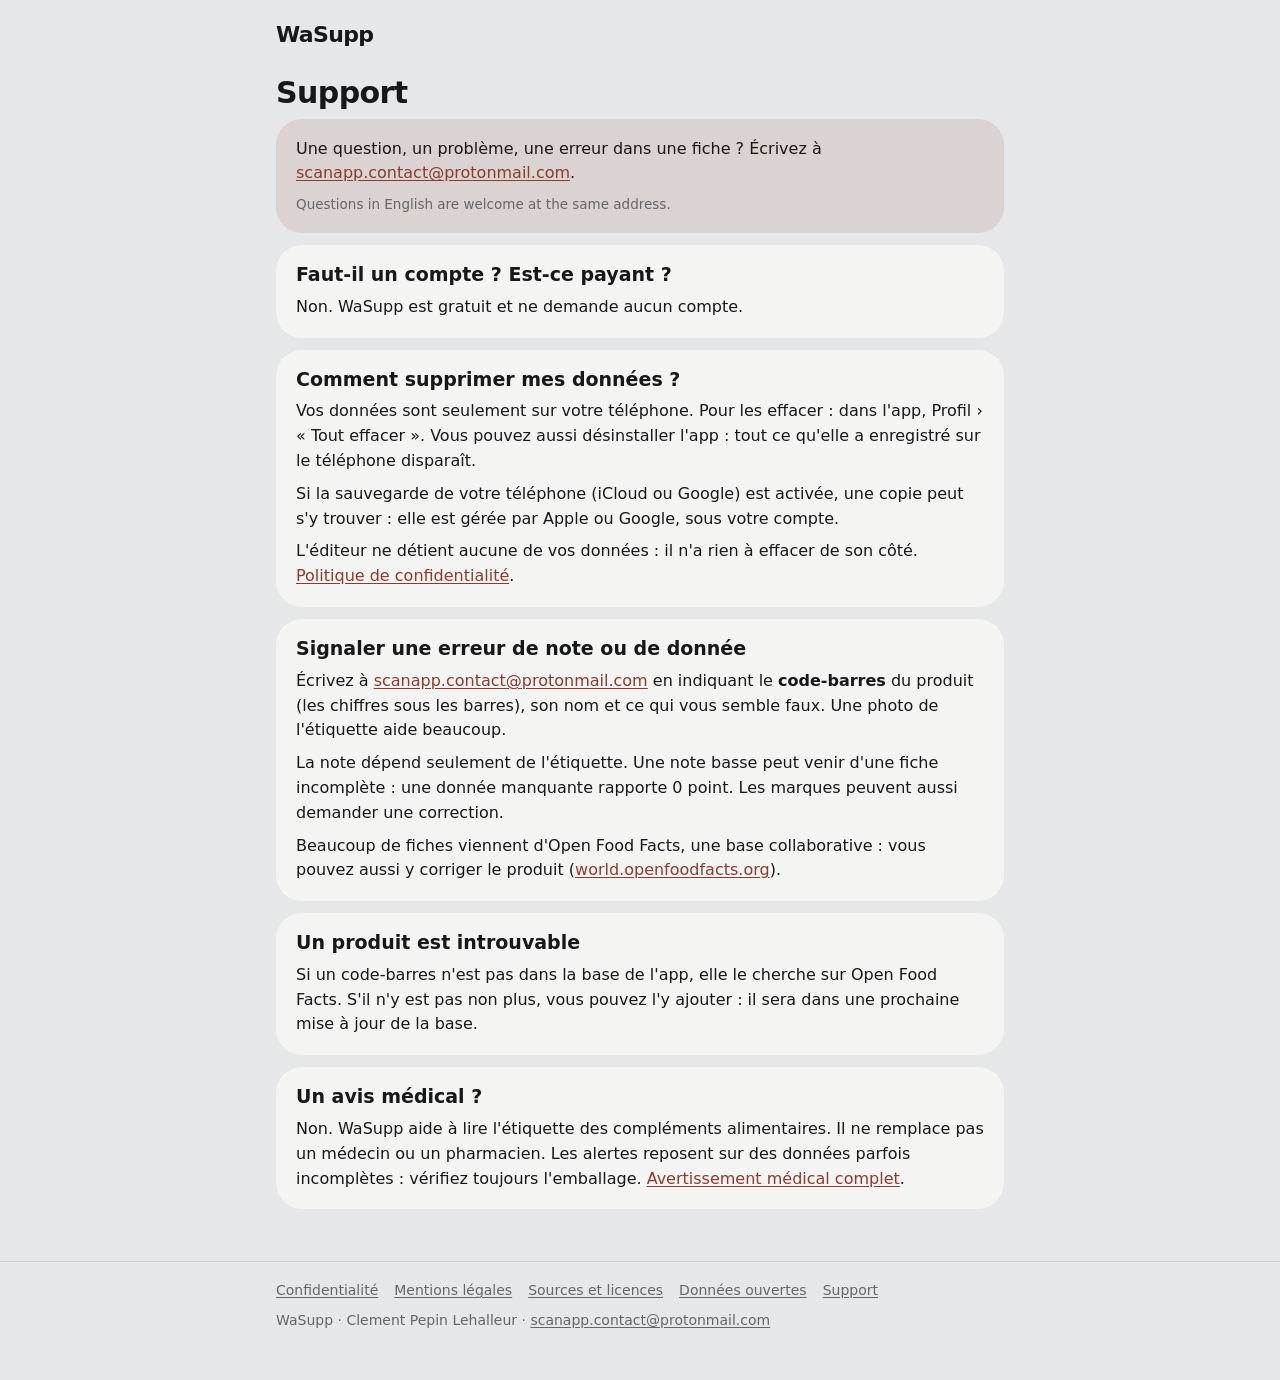
<file: support/index.html>
<!doctype html>
<html lang="fr">
<head>
<meta charset="utf-8">
<meta name="viewport" content="width=device-width, initial-scale=1">
<title>Support de WaSupp</title>
<meta name="description" content="Contact et questions fréquentes sur WaSupp.">
<meta name="referrer" content="no-referrer">
<link rel="stylesheet" href="../style.css">
<link rel="icon" href="../favicon.svg" type="image/svg+xml">
<link rel="canonical" href="https://clementpepinlehalleur.github.io/support/">
</head>
<body>
<header class="top"><div class="wrap">
<a class="brand" href="../" aria-label="WaSupp : Accueil">WaSupp<span></span></a>

</div></header>
<main><div class="wrap">
<h1>Support</h1>
<div class="card accent">
<p>Une question, un problème, une erreur dans une fiche ? Écrivez à <a href="mailto:scanapp.contact@protonmail.com">scanapp.contact@protonmail.com</a>.</p>
<p class="small" lang="en">Questions in English are welcome at the same address.</p>
</div>
<section>
<h2>Faut-il un compte ? Est-ce payant ?</h2>
<p>Non. WaSupp est gratuit et ne demande aucun compte.</p>
</section>
<section>
<h2>Comment supprimer mes données ?</h2>
<p>Vos données sont seulement sur votre téléphone. Pour les effacer : dans l'app, Profil › « Tout effacer ». Vous pouvez aussi désinstaller l'app : tout ce qu'elle a enregistré sur le téléphone disparaît.</p>
<p>Si la sauvegarde de votre téléphone (iCloud ou Google) est activée, une copie peut s'y trouver : elle est gérée par Apple ou Google, sous votre compte.</p>
<p>L'éditeur ne détient aucune de vos données : il n'a rien à effacer de son côté. <a href="../confidentialite/">Politique de confidentialité</a>.</p>
</section>
<section>
<h2>Signaler une erreur de note ou de donnée</h2>
<p>Écrivez à <a href="mailto:scanapp.contact@protonmail.com">scanapp.contact@protonmail.com</a> en indiquant le <strong>code-barres</strong> du produit (les chiffres sous les barres), son nom et ce qui vous semble faux. Une photo de l'étiquette aide beaucoup.</p>
<p>La note dépend seulement de l'étiquette. Une note basse peut venir d'une fiche incomplète : une donnée manquante rapporte 0 point. Les marques peuvent aussi demander une correction.</p>
<p>Beaucoup de fiches viennent d'Open Food Facts, une base collaborative : vous pouvez aussi y corriger le produit (<a href="https://world.openfoodfacts.org" rel="noopener">world.openfoodfacts.org</a>).</p>
</section>
<section>
<h2>Un produit est introuvable</h2>
<p>Si un code-barres n'est pas dans la base de l'app, elle le cherche sur Open Food Facts. S'il n'y est pas non plus, vous pouvez l'y ajouter : il sera dans une prochaine mise à jour de la base.</p>
</section>
<section>
<h2>Un avis médical ?</h2>
<p>Non. WaSupp aide à lire l&#39;étiquette des compléments alimentaires. Il ne remplace pas un médecin ou un pharmacien. Les alertes reposent sur des données parfois incomplètes : vérifiez toujours l&#39;emballage. <a href="../mentions-legales/">Avertissement médical complet</a>.</p>
</section>
</div></main>
<footer class="bottom"><div class="wrap">
<nav aria-label="Pages du site">
<a href="../confidentialite/">Confidentialité</a>
<a href="../mentions-legales/">Mentions légales</a>
<a href="../sources/">Sources et licences</a>
<a href="../donnees/">Données ouvertes</a>
<a href="../support/">Support</a>
</nav>
<p>WaSupp &#183; Clement Pepin Lehalleur &#183; <a href="mailto:scanapp.contact@protonmail.com">scanapp.contact@protonmail.com</a></p>
</div></footer>
</body>
</html>
</file>
<file: style.css>
/* Site de l'app : mêmes couleurs que l'app (mobile/src/theme/index.ts) : gris perle et accent brique en clair, palette « Sable » en sombre. */
:root {
  color-scheme: light dark;
  --bg: #e6e7e9; --card: #f4f4f3; --card2: #d8dadd; --fg: #17181a; --mut: #63666a; --sep: rgba(0, 0, 0, 0.09);
  --acc: #8c3b2e; --accS: rgba(140, 59, 46, 0.12);
}
@media (prefers-color-scheme: dark) {
  :root {
    --bg: #141311; --card: #201e1b; --card2: #2b2825; --fg: #f4f0e8; --mut: #a7a096; --sep: rgba(255, 248, 235, 0.11);
    --acc: #e6d9c2; --accS: rgba(230, 217, 194, 0.14);
  }
}
* { box-sizing: border-box; }
html { -webkit-text-size-adjust: 100%; }
body { margin: 0; background: var(--bg); color: var(--fg); font: 16px/1.55 system-ui, -apple-system, "Segoe UI", Roboto, "Helvetica Neue", Arial, sans-serif; }
.wrap { max-width: 760px; margin: 0 auto; padding: 0 16px; }
header.top { padding: 18px 0 6px; }
header.top .wrap { display: flex; align-items: center; justify-content: space-between; gap: 12px; flex-wrap: wrap; }
.brand { font-weight: 800; font-size: 22px; letter-spacing: -0.03em; text-decoration: none; color: var(--fg); }
.brand span { color: var(--acc); }
.lang { font-size: 14px; color: var(--mut); }
main { padding: 18px 0 40px; }
h1 { font-size: 30px; line-height: 1.15; letter-spacing: -0.02em; margin: 0 0 8px; }
h2 { font-size: 19px; line-height: 1.25; margin: 0 0 8px; }
h3 { font-size: 16px; margin: 14px 0 4px; }
p { margin: 0 0 8px; }
.card > :last-child, section > :last-child { margin-bottom: 0; }
.lead { font-size: 18px; color: var(--fg); margin: 0 0 18px; }
.meta { color: var(--mut); font-size: 14px; margin: 0 0 18px; }
.card, section { background: var(--card); border-radius: 26px; padding: 18px 20px; margin: 0 0 12px; overflow-wrap: anywhere; }
.accent { background: var(--accS); }
a { color: var(--acc); text-underline-offset: 2px; }
a:focus-visible { outline: 2px solid var(--acc); outline-offset: 2px; border-radius: 4px; }
ul.plain { list-style: none; padding: 0; margin: 0; }
ul.plain li { padding: 10px 0; border-top: 1px solid var(--sep); }
ul.plain li:first-child { border-top: 0; padding-top: 0; }
ul.plain li:last-child { padding-bottom: 0; }
.small, small { font-size: 13.5px; color: var(--mut); }
.pills { display: flex; flex-wrap: wrap; gap: 8px; margin: 14px 0 4px; padding: 0; list-style: none; }
.pills a { display: inline-block; padding: 9px 16px; border-radius: 999px; background: var(--card); color: var(--fg); text-decoration: none; font-weight: 600; font-size: 15px; }
.pills a:hover { background: var(--card2); }
.soon { display: inline-block; padding: 9px 16px; border-radius: 999px; border: 1px dashed var(--mut); color: var(--mut); font-size: 15px; }
table { width: 100%; border-collapse: collapse; font-size: 14px; margin-top: 10px; }
th, td { text-align: left; vertical-align: top; padding: 8px 6px; border-top: 1px solid var(--sep); }
th { color: var(--mut); font-weight: 600; }
details { border-top: 1px solid var(--sep); padding: 10px 0 0; margin-top: 10px; }
summary { cursor: pointer; font-weight: 600; }
pre { white-space: pre-wrap; font: 12px/1.5 ui-monospace, SFMono-Regular, Menlo, Consolas, monospace; color: var(--mut); margin: 10px 0 0; }
footer.bottom { border-top: 1px solid var(--sep); padding: 18px 0 40px; font-size: 14px; color: var(--mut); }
footer.bottom nav { display: flex; flex-wrap: wrap; gap: 6px 16px; margin-bottom: 8px; }
footer.bottom a { color: var(--mut); }
@media (max-width: 560px) {
  h1 { font-size: 26px; }
  .card, section { padding: 16px; border-radius: 22px; }
  table.stack, table.stack thead, table.stack tbody, table.stack tr, table.stack th, table.stack td { display: block; }
  table.stack thead { display: none; }
  table.stack tr { border-top: 1px solid var(--sep); padding: 6px 0; }
  table.stack td { border: 0; padding: 2px 0; }
  table.stack td:first-child { font-weight: 600; }
}
</file>
